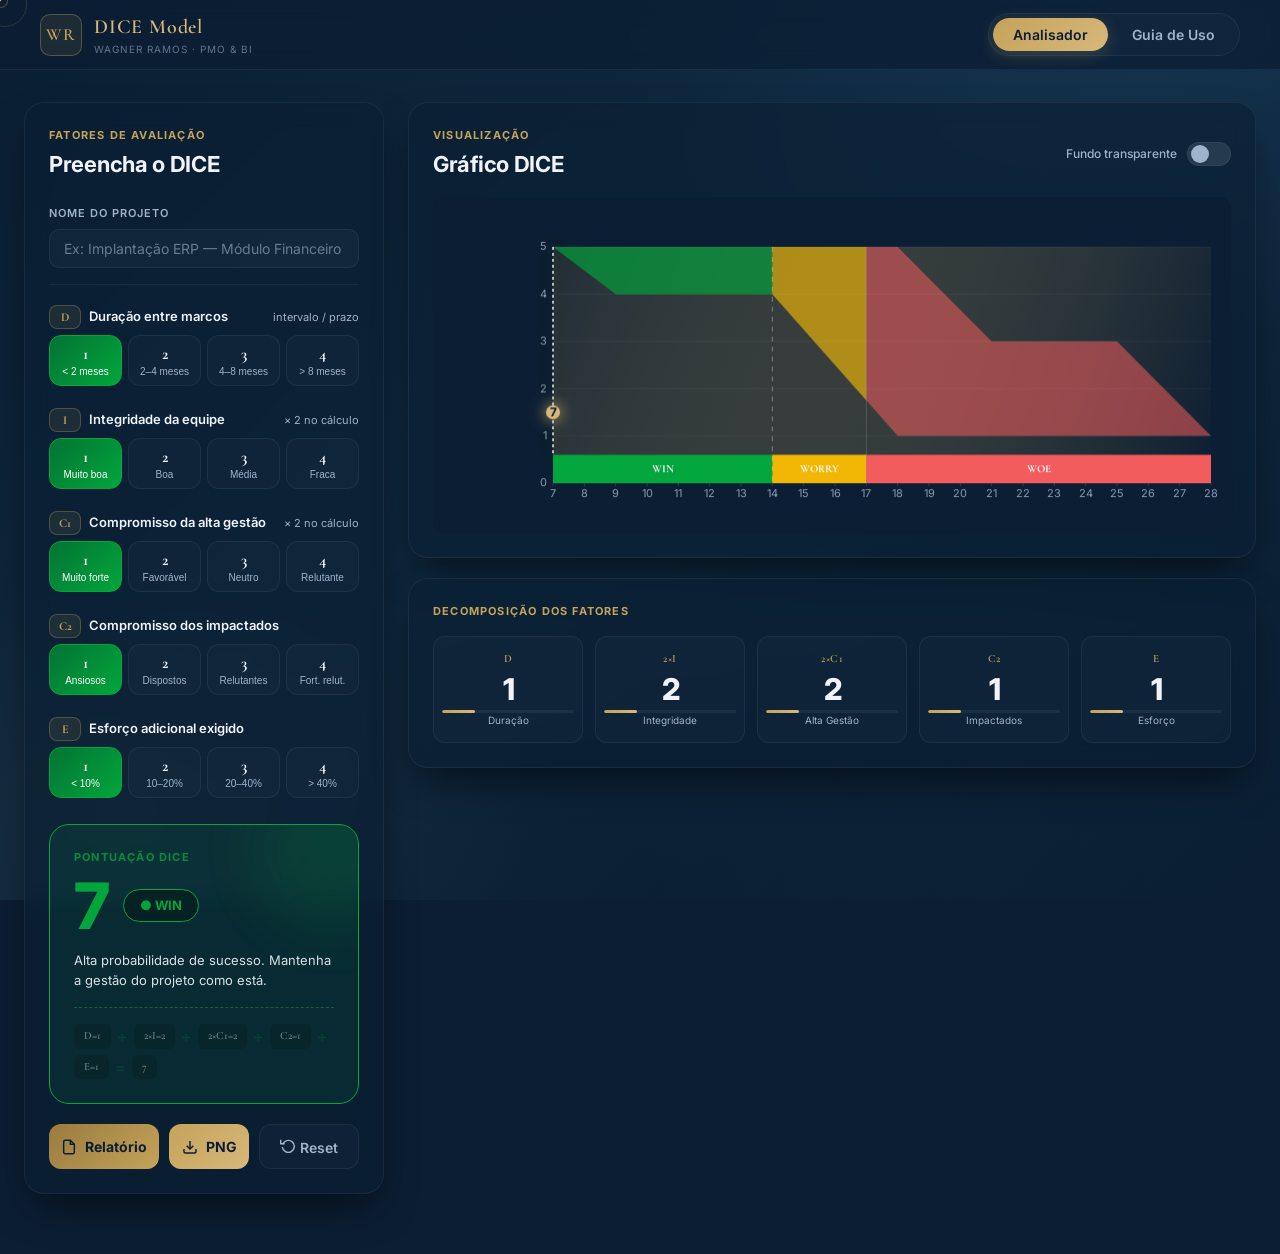
<file: index.html>
<!DOCTYPE html>
<html lang="pt-BR">
<head>
<meta charset="UTF-8">
<!-- FIX #07 — viewport-fit:cover para iPhones com notch/Dynamic Island -->
<meta name="viewport" content="width=device-width, initial-scale=1.0, viewport-fit=cover">
<title>DICE Model · Analisador BCG · Wagner Ramos</title>

<!-- FIX #09 — meta description e Open Graph para preview no LinkedIn -->
<meta name="description" content="Analisador do modelo DICE do BCG — avalie a probabilidade de sucesso de projetos de mudança com base em 225 iniciativas reais. Relatório PDF em 3 páginas.">
<meta property="og:title" content="DICE Model · Analisador BCG">
<meta property="og:description" content="Framework BCG/HBR para gestão de mudança organizacional. Calcule o score DICE, identifique zonas de risco e gere relatório executivo em PDF.">
<meta property="og:type" content="website">
<meta property="og:url" content="https://ramoswagner.github.io/dice-model/">
<meta property="og:image" content="https://ramoswagner.github.io/dice-model/og-image.png">
<meta name="twitter:card" content="summary_large_image">
<meta name="twitter:title" content="DICE Model · Analisador BCG">
<meta name="twitter:description" content="Framework BCG/HBR para gestão de mudança — score, zonas de risco e relatório PDF executivo.">

<!-- FIX #10 — favicon SVG + theme-color para barra do browser -->
<link rel="icon" href="favicon.svg" type="image/svg+xml">
<meta name="theme-color" content="#0B1E33">

<!-- FIX #16 — PWA manifest -->
<link rel="manifest" href="manifest.json">
<meta name="apple-mobile-web-app-capable" content="yes">
<meta name="apple-mobile-web-app-status-bar-style" content="black-translucent">
<meta name="apple-mobile-web-app-title" content="DICE Model">

<link rel="preconnect" href="https://fonts.googleapis.com">
<link rel="preconnect" href="https://fonts.gstatic.com" crossorigin>
<link href="https://fonts.googleapis.com/css2?family=Cormorant+Garamond:ital,wght@0,300;0,400;0,600;0,700;1,300;1,400;1,700&family=Inter:wght@300;400;500;600;700&display=swap" rel="stylesheet">
<link rel="stylesheet" href="css/styles.css">
</head>
<body>

<!-- ── Cursor Wagner ── -->
<div class="co" id="co" aria-hidden="true"></div>
<div class="ci" id="ci" aria-hidden="true"></div>
<div class="cdot" id="cdot" aria-hidden="true"></div>

<!-- ── Header ── -->
<header class="header">
  <div class="header-brand">
    <div class="header-logo" aria-hidden="true">
      <span class="header-logo-fallback">WR</span>
    </div>
    <div>
      <span class="header-title">DICE Model</span>
      <span class="header-sub">Wagner Ramos · PMO &amp; BI</span>
    </div>
  </div>
  <!-- FIX #17 — role="tablist" e role="tab" para ARIA compliant -->
  <nav class="header-nav" aria-label="Navegação principal" role="tablist">
    <button class="tab-btn active" id="tab-analyzer" role="tab"
            onclick="switchTab('analyzer',event)"
            aria-controls="view-analyzer" aria-selected="true">Analisador</button>
    <button class="tab-btn" id="tab-guide" role="tab"
            onclick="switchTab('guide',event)"
            aria-controls="view-guide" aria-selected="false">Guia de Uso</button>
  </nav>
</header>

<div class="app">

  <!-- ══════════════ VIEW: ANALISADOR ══════════════ -->
  <!-- FIX #18 — aria-labelledby liga o panel ao tab correspondente -->
  <div class="view active" id="view-analyzer" role="tabpanel" aria-labelledby="tab-analyzer">
    <div class="analyzer-grid">

      <!-- Card de inputs -->
      <div class="card">
        <div class="card-header">
          <div class="card-title">Fatores de Avaliação</div>
          <div class="card-heading">Preencha o DICE</div>
        </div>
        <div class="card-body">

          <!-- Nome do projeto -->
          <div class="project-name-row">
            <label class="project-name-label" for="projectName">Nome do Projeto</label>
            <input class="project-name-input" id="projectName" type="text"
                   placeholder="Ex: Implantação ERP — Módulo Financeiro" maxlength="80">
          </div>

          <div class="factor-list">

            <!-- ── D ── -->
            <div class="factor-row">
              <div class="factor-label">
                <span class="factor-tag" aria-hidden="true">D</span>
                <span>Duração entre marcos</span>
                <span class="factor-desc">intervalo / prazo</span>
              </div>
              <div class="factor-options" data-factor="D" role="radiogroup" aria-label="Duração entre marcos de revisão">
                <button class="opt-btn selected" data-val="1" onclick="selectFactor(this)" role="radio" aria-checked="true">
                  <span class="opt-num">1</span><span class="opt-label">&lt; 2 meses</span>
                  <div class="tip" role="tooltip"><strong>Ótimo (1pt)</strong> — Revisões em menos de 2 meses. Permite detecção precoce de riscos.</div>
                </button>
                <button class="opt-btn" data-val="2" onclick="selectFactor(this)" role="radio" aria-checked="false">
                  <span class="opt-num">2</span><span class="opt-label">2–4 meses</span>
                  <div class="tip" role="tooltip"><strong>Razoável (2pts)</strong> — Intervalo adequado para projetos de complexidade moderada.</div>
                </button>
                <button class="opt-btn" data-val="3" onclick="selectFactor(this)" role="radio" aria-checked="false">
                  <span class="opt-num">3</span><span class="opt-label">4–8 meses</span>
                  <div class="tip" role="tooltip"><strong>Risco elevado (3pts)</strong> — Problemas podem acumular sem percepção da liderança. Subdivida os marcos.</div>
                </button>
                <button class="opt-btn" data-val="4" onclick="selectFactor(this)" role="radio" aria-checked="false">
                  <span class="opt-num">4</span><span class="opt-label">&gt; 8 meses</span>
                  <div class="tip" role="tooltip"><strong>Crítico (4pts)</strong> — O BCG identificou que o risco aumenta exponencialmente neste intervalo.</div>
                </button>
              </div>
              
              <div class="factor-tip-panel" aria-live="polite"></div><div class="factor-justification" id="just-D">
                <textarea class="factor-just-input" id="justD" rows="2"
                          placeholder="Justificativa: ex. revisões quinzenais definidas no plano de projeto…"
                          aria-label="Justificativa para fator D"></textarea>
              </div>
            </div>

            <!-- ── I ── -->
            <div class="factor-row">
              <div class="factor-label">
                <span class="factor-tag" aria-hidden="true">I</span>
                <span>Integridade da equipe</span>
                <span class="factor-desc">× 2 no cálculo</span>
              </div>
              <div class="factor-options" data-factor="I" role="radiogroup" aria-label="Integridade da equipe do projeto">
                <button class="opt-btn selected" data-val="1" onclick="selectFactor(this)" role="radio" aria-checked="true">
                  <span class="opt-num">1</span><span class="opt-label">Muito boa</span>
                  <div class="tip" role="tooltip"><strong>Excelente (1pt)</strong> — Líder altamente capaz, respeitado pelos pares. Membros com dedicação ≥ 50% ao projeto.</div>
                </button>
                <button class="opt-btn" data-val="2" onclick="selectFactor(this)" role="radio" aria-checked="false">
                  <span class="opt-num">2</span><span class="opt-label">Boa</span>
                  <div class="tip" role="tooltip"><strong>Boa (2pts)</strong> — Equipe competente mas com algumas lacunas. Verifique se a dedicação está sendo comprometida.</div>
                </button>
                <button class="opt-btn" data-val="3" onclick="selectFactor(this)" role="radio" aria-checked="false">
                  <span class="opt-num">3</span><span class="opt-label">Média</span>
                  <div class="tip" role="tooltip"><strong>Fraca (3pts)</strong> — Lacunas relevantes de habilidade ou dedicação. Reforce a equipe antes do lançamento.</div>
                </button>
                <button class="opt-btn" data-val="4" onclick="selectFactor(this)" role="radio" aria-checked="false">
                  <span class="opt-num">4</span><span class="opt-label">Fraca</span>
                  <div class="tip" role="tooltip"><strong>Crítico (4pts)</strong> — Equipe inadequada em múltiplas dimensões. O BCG aponta que a qualidade da equipe é o principal preditor de sucesso.</div>
                </button>
              </div>
              
              <div class="factor-tip-panel" aria-live="polite"></div><div class="factor-justification" id="just-I">
                <textarea class="factor-just-input" id="justI" rows="2"
                          placeholder="Justificativa: ex. líder sênior com 10 anos de experiência em projetos similares…"
                          aria-label="Justificativa para fator I"></textarea>
              </div>
            </div>

            <!-- ── C1 ── -->
            <div class="factor-row">
              <div class="factor-label">
                <span class="factor-tag" aria-hidden="true">C1</span>
                <span>Compromisso da alta gestão</span>
                <span class="factor-desc">× 2 no cálculo</span>
              </div>
              <div class="factor-options" data-factor="C1" role="radiogroup" aria-label="Compromisso da alta gestão">
                <button class="opt-btn selected" data-val="1" onclick="selectFactor(this)" role="radio" aria-checked="true">
                  <span class="opt-num">1</span><span class="opt-label">Muito forte</span>
                  <div class="tip" role="tooltip"><strong>Excelente (1pt)</strong> — Liderança comunica ativamente. Quando você achar que está falando 3× mais do que precisa, está no nível certo.</div>
                </button>
                <button class="opt-btn" data-val="2" onclick="selectFactor(this)" role="radio" aria-checked="false">
                  <span class="opt-num">2</span><span class="opt-label">Favorável</span>
                  <div class="tip" role="tooltip"><strong>Favorável (2pts)</strong> — Suporte presente e visível, mas poderia ser mais frequente ou explícito.</div>
                </button>
                <button class="opt-btn" data-val="3" onclick="selectFactor(this)" role="radio" aria-checked="false">
                  <span class="opt-num">3</span><span class="opt-label">Neutro</span>
                  <div class="tip" role="tooltip"><strong>Neutro (3pts)</strong> — Postura ambígua envia sinal errado para a organização.</div>
                </button>
                <button class="opt-btn" data-val="4" onclick="selectFactor(this)" role="radio" aria-checked="false">
                  <span class="opt-num">4</span><span class="opt-label">Relutante</span>
                  <div class="tip" role="tooltip"><strong>Crítico (4pts)</strong> — Resistência ou ausência visível do topo. O BCG considera este o fator mais determinante do fracasso.</div>
                </button>
              </div>
              
              <div class="factor-tip-panel" aria-live="polite"></div><div class="factor-justification" id="just-C1">
                <textarea class="factor-just-input" id="justC1" rows="2"
                          placeholder="Justificativa: ex. diretoria realiza roadshows mensais sobre o projeto…"
                          aria-label="Justificativa para fator C1"></textarea>
              </div>
            </div>

            <!-- ── C2 ── -->
            <div class="factor-row">
              <div class="factor-label">
                <span class="factor-tag" aria-hidden="true">C2</span>
                <span>Compromisso dos impactados</span>
              </div>
              <div class="factor-options" data-factor="C2" role="radiogroup" aria-label="Compromisso dos colaboradores impactados">
                <button class="opt-btn selected" data-val="1" onclick="selectFactor(this)" role="radio" aria-checked="true">
                  <span class="opt-num">1</span><span class="opt-label">Ansiosos</span>
                  <div class="tip" role="tooltip"><strong>Engajados (1pt)</strong> — Colaboradores entusiasmados e apoiam ativamente a iniciativa.</div>
                </button>
                <button class="opt-btn" data-val="2" onclick="selectFactor(this)" role="radio" aria-checked="false">
                  <span class="opt-num">2</span><span class="opt-label">Dispostos</span>
                  <div class="tip" role="tooltip"><strong>Dispostos (2pts)</strong> — Aceitam a mudança, embora sem entusiasmo. Comunicação consistente é fundamental.</div>
                </button>
                <button class="opt-btn" data-val="3" onclick="selectFactor(this)" role="radio" aria-checked="false">
                  <span class="opt-num">3</span><span class="opt-label">Relutantes</span>
                  <div class="tip" role="tooltip"><strong>Relutantes (3pts)</strong> — Resistência presente. O BCG recomenda conversas 1:1 para mapear preocupações.</div>
                </button>
                <button class="opt-btn" data-val="4" onclick="selectFactor(this)" role="radio" aria-checked="false">
                  <span class="opt-num">4</span><span class="opt-label">Fort. relut.</span>
                  <div class="tip" role="tooltip"><strong>Alta resistência (4pts)</strong> — Oposição ativa. Requer plano de gestão da mudança estruturado.</div>
                </button>
              </div>
              
              <div class="factor-tip-panel" aria-live="polite"></div><div class="factor-justification" id="just-C2">
                <textarea class="factor-just-input" id="justC2" rows="2"
                          placeholder="Justificativa: ex. pesquisa de clima indicou 40% de resistência na área afetada…"
                          aria-label="Justificativa para fator C2"></textarea>
              </div>
            </div>

            <!-- ── E ── -->
            <div class="factor-row">
              <div class="factor-label">
                <span class="factor-tag" aria-hidden="true">E</span>
                <span>Esforço adicional exigido</span>
              </div>
              <div class="factor-options" data-factor="E" role="radiogroup" aria-label="Esforço adicional exigido da equipe">
                <button class="opt-btn selected" data-val="1" onclick="selectFactor(this)" role="radio" aria-checked="true">
                  <span class="opt-num">1</span><span class="opt-label">&lt; 10%</span>
                  <div class="tip" role="tooltip"><strong>Seguro (1pt)</strong> — Menos de 10% de esforço adicional. O BCG recomenda não ultrapassar este limite.</div>
                </button>
                <button class="opt-btn" data-val="2" onclick="selectFactor(this)" role="radio" aria-checked="false">
                  <span class="opt-num">2</span><span class="opt-label">10–20%</span>
                  <div class="tip" role="tooltip"><strong>Gerenciável (2pts)</strong> — Entre 10–20% de esforço extra. Monitore sinais de sobrecarga.</div>
                </button>
                <button class="opt-btn" data-val="3" onclick="selectFactor(this)" role="radio" aria-checked="false">
                  <span class="opt-num">3</span><span class="opt-label">20–40%</span>
                  <div class="tip" role="tooltip"><strong>Alto (3pts)</strong> — Entre 20–40% de esforço adicional. Remova responsabilidades discricionárias.</div>
                </button>
                <button class="opt-btn" data-val="4" onclick="selectFactor(this)" role="radio" aria-checked="false">
                  <span class="opt-num">4</span><span class="opt-label">&gt; 40%</span>
                  <div class="tip" role="tooltip"><strong>Insustentável (4pts)</strong> — Mais de 40% de carga adicional. Alto risco de burnout e abandono do projeto.</div>
                </button>
              </div>
              
              <div class="factor-tip-panel" aria-live="polite"></div><div class="factor-justification" id="just-E">
                <textarea class="factor-just-input" id="justE" rows="2"
                          placeholder="Justificativa: ex. equipe com ~15% de horas extras previstas durante implantação…"
                          aria-label="Justificativa para fator E"></textarea>
              </div>
            </div>

          </div><!-- /factor-list -->

          <!-- Bloco de resultado -->
          <div class="result-block win" id="resultBlock" aria-live="polite" aria-atomic="true">
            <div class="result-label">Pontuação DICE</div>
            <div class="result-row" style="display:flex;align-items:center;gap:16px">
              <div class="result-score" id="scoreNum">7</div>
              <div class="result-zone-pill" id="zonePill">● WIN</div>
            </div>
            <div class="result-msg" id="resultMsg">Alta probabilidade de sucesso. Mantenha a gestão do projeto como está.</div>
            <div class="formula-row" id="formulaRow" aria-label="Decomposição da fórmula DICE">
              <span class="formula-chip" id="fD">D=1</span>
              <span style="opacity:.4" aria-hidden="true">+</span>
              <span class="formula-chip" id="fI">2×I=2</span>
              <span style="opacity:.4" aria-hidden="true">+</span>
              <span class="formula-chip" id="fC1">2×C1=2</span>
              <span style="opacity:.4" aria-hidden="true">+</span>
              <span class="formula-chip" id="fC2">C2=1</span>
              <span style="opacity:.4" aria-hidden="true">+</span>
              <span class="formula-chip" id="fE">E=1</span>
              <span style="opacity:.4" aria-hidden="true">=</span>
              <span class="formula-chip" id="fTotal" style="font-weight:700;color:var(--gold-lt)">7</span>
            </div>
          </div>

          <!-- Botões de ação -->
          <div class="action-row">
            <button class="btn-main btn-report" onclick="openReport()">
              <svg width="16" height="16" viewBox="0 0 24 24" fill="none" stroke="currentColor" stroke-width="2.2" aria-hidden="true">
                <path d="M14 2H6a2 2 0 0 0-2 2v16a2 2 0 0 0 2 2h12a2 2 0 0 0 2-2V8z"/>
                <polyline points="14 2 14 8 20 8"/>
              </svg>
              Relatório
            </button>
            <button class="btn-main" onclick="savePNG()">
              <svg width="16" height="16" viewBox="0 0 24 24" fill="none" stroke="currentColor" stroke-width="2.2" aria-hidden="true">
                <path d="M21 15v4a2 2 0 0 1-2 2H5a2 2 0 0 1-2-2v-4"/>
                <polyline points="7 10 12 15 17 10"/>
                <line x1="12" y1="15" x2="12" y2="3"/>
              </svg>
              PNG
            </button>
            <button class="btn-ghost" onclick="resetAll()">
              <svg width="16" height="16" viewBox="0 0 24 24" fill="none" stroke="currentColor" stroke-width="2.2" aria-hidden="true">
                <polyline points="1 4 1 10 7 10"/>
                <path d="M3.51 15a9 9 0 1 0 .49-3.96"/>
              </svg>
              Reset
            </button>
          </div>

        </div><!-- /card-body -->
      </div><!-- /card -->

      <!-- Painel do gráfico -->
      <div class="chart-panel">
        <div class="card chart-card">
          <div class="chart-toggle-row">
            <div style="flex:1">
              <div class="card-title" style="margin-bottom:4px">Visualização</div>
              <div class="card-heading">Gráfico DICE</div>
            </div>
            <span class="toggle-label" id="toggleLabel">Fundo transparente</span>
            <label class="toggle-switch" aria-label="Alternar fundo transparente">
              <input type="checkbox" id="transparentToggle" onchange="update()" aria-labelledby="toggleLabel">
              <div class="toggle-track"></div>
            </label>
          </div>
          <!-- FIX #12 — width/height removidos; aspect-ratio CSS é a única fonte de verdade -->
          <canvas id="diceChart"
                  role="img" aria-label="Gráfico DICE: pontuação 7, zona WIN"></canvas>
        </div>

        <div class="card">
          <div class="card-body">
            <div class="card-title" style="margin-bottom:16px">Decomposição dos Fatores</div>
            <div class="breakdown-grid" aria-label="Contribuição de cada fator">
              <div class="breakdown-item">
                <div class="bd-key">D</div>
                <div class="bd-val" id="bdD">1</div>
                <div class="bd-bar-wrap"><div class="bd-bar-fill" id="barD" style="width:25%"></div></div>
                <div class="bd-label">Duração</div>
              </div>
              <div class="breakdown-item">
                <div class="bd-key">2×I</div>
                <div class="bd-val" id="bdI">2</div>
                <div class="bd-bar-wrap"><div class="bd-bar-fill" id="barI" style="width:25%"></div></div>
                <div class="bd-label">Integridade</div>
              </div>
              <div class="breakdown-item">
                <div class="bd-key">2×C1</div>
                <div class="bd-val" id="bdC1">2</div>
                <div class="bd-bar-wrap"><div class="bd-bar-fill" id="barC1" style="width:25%"></div></div>
                <div class="bd-label">Alta Gestão</div>
              </div>
              <div class="breakdown-item">
                <div class="bd-key">C2</div>
                <div class="bd-val" id="bdC2">1</div>
                <div class="bd-bar-wrap"><div class="bd-bar-fill" id="barC2" style="width:25%"></div></div>
                <div class="bd-label">Impactados</div>
              </div>
              <div class="breakdown-item">
                <div class="bd-key">E</div>
                <div class="bd-val" id="bdE">1</div>
                <div class="bd-bar-wrap"><div class="bd-bar-fill" id="barE" style="width:25%"></div></div>
                <div class="bd-label">Esforço</div>
              </div>
            </div>
          </div>
        </div>
      </div><!-- /chart-panel -->

    </div><!-- /analyzer-grid -->
  </div><!-- /view-analyzer -->


  <!-- ══════════════ VIEW: GUIA ══════════════ -->
  <div class="view" id="view-guide" role="tabpanel" aria-labelledby="tab-guide">

    <!-- ── 1. Origem e contexto ── -->
    <div class="guide-hero">
      <div class="guide-hero-tag">Origem · Boston Consulting Group · 1992–2005</div>
      <div class="guide-hero-title">A Dimensão Difícil da Gestão de Mudanças</div>
      <div class="guide-hero-text">
        Em 1992, o <strong>Boston Consulting Group</strong> iniciou uma pesquisa multianual com uma hipótese contrariana: organizações bem diferentes entre si lidam com transformações de formas surpreendentemente similares — e os fatores que decidem o resultado são mensuráveis, comunicáveis e modificáveis em semanas.<br><br>
        O estudo analisou <strong>225 iniciativas de mudança</strong> em setores como telecomunicações, bens de consumo e serviços financeiros, em múltiplos países. A conclusão foi inequívoca: <strong>dois em cada três programas de transformação falham</strong> — e quatro fatores "duros" predizem o resultado com consistência estatística superior a qualquer combinação de fatores alternativos testada, incluindo cultura organizacional, liderança visionária e motivação.<br><br>
        O modelo foi publicado por <strong>Harold L. Sirkin, Perry Keenan e Alan Jackson</strong> na <em>Harvard Business Review</em> em outubro de 2005. À época da publicação, o BCG já havia aplicado o DICE em mais de <strong>1.000 programas globais</strong>. Em 2014, a fórmula foi patenteada nos Estados Unidos (US Patent 8.818.756).
      </div>
    </div>

    <!-- ── 2. Por que fatores duros? ── -->
    <div class="guide-hero" style="margin-top:0">
      <div class="guide-hero-tag">Fundamentação</div>
      <div class="guide-hero-title">Por que fatores "duros" superam os fatores "soft"?</div>
      <div class="guide-hero-text">
        Nas décadas anteriores ao DICE, a literatura de gestão de mudanças concentrava esforços em aspectos "soft": cultura organizacional, liderança visionária, motivação e comunicação emocional. O BCG não refutou a importância desses fatores — mas demonstrou que eles apresentam três limitações críticas que os tornam insuficientes como preditores:<br><br>
        <strong>1. Difíceis de medir com precisão.</strong> Atitudes e relacionamentos só podem ser inferidos via pesquisas qualitativas, sujeitas à desejabilidade social e alta margem de erro.<br>
        <strong>2. Lentos para mudar.</strong> Cultura organizacional pode levar anos para se transformar — um prazo incompatível com a urgência da maioria dos programas de mudança.<br>
        <strong>3. Impacto indireto e situacional.</strong> Uma liderança visionária é vital em certos contextos, mas não em todos os tipos e escalas de projeto.<br><br>
        Os fatores DICE, ao contrário, são <strong>quantificáveis, comunicáveis sem ambiguidade e acionáveis rapidamente</strong>. Um projeto pode migrar da zona WOE para a zona WIN em poucas semanas — se as alavancas corretas forem acionadas na sequência certa.
      </div>
    </div>

    <!-- ── 3. Os quatro fatores ── -->
    <div class="guide-hero" style="margin-top:0;padding-bottom:0;border:none;background:none;backdrop-filter:none">
      <div class="guide-hero-tag">Os Quatro Fatores</div>
      <div class="guide-hero-title">O que cada dimensão avalia</div>
    </div>

    <div class="guide-factors-grid">

      <div class="guide-factor-card">
        <div class="guide-factor-header">
          <div class="guide-factor-badge">D</div>
          <div>
            <div class="guide-factor-title">Duration — Duração</div>
            <div class="guide-factor-subtitle">Intervalo entre revisões formais de marco</div>
          </div>
        </div>
        <div class="guide-factor-body">
          O BCG descobriu algo contraintuitivo: <strong>um projeto longo revisado com frequência tem mais chances de sucesso do que um projeto curto revisado raramente.</strong> O problema não é a duração total — é o intervalo entre os checkpoints.<br><br>
          A probabilidade de fracasso aumenta <strong>exponencialmente</strong> quando o intervalo entre revisões ultrapassa <em>8 semanas</em>. Em projetos complexos, revisões a cada 2 semanas são ideais; em projetos mais simples, a cada 6–8 semanas.<br><br>
          Um caso documentado: um programa de 3 anos com checkpoints mensais superou consistentemente um programa de 8 meses sem revisões intermediárias.
        </div>
        <div class="guide-lever">
          <span class="guide-lever-icon">⚡</span>
          <div class="guide-lever-text"><strong>Alavanca rápida:</strong> subdivida marcos existentes criando checkpoints intermediários — sem alterar o escopo ou o cronograma geral.</div>
        </div>
      </div>

      <div class="guide-factor-card">
        <div class="guide-factor-header">
          <div class="guide-factor-badge">I</div>
          <div>
            <div class="guide-factor-title">Integrity — Integridade</div>
            <div class="guide-factor-subtitle">Capacidade de entrega da equipe · peso ×2</div>
          </div>
        </div>
        <div class="guide-factor-body">
          Avalia se a equipe tem as habilidades, motivação e dedicação necessárias para executar. <strong>Um bom gestor operacional não é necessariamente um bom líder de mudança.</strong><br><br>
          O BCG identificou que líderes de projeto eficazes combinam: habilidade de resolução de problemas, orientação a resultados, tolerância à ambiguidade, habilidade política e disposição para assumir responsabilidade — evitando ao mesmo tempo o holofote pessoal.<br><br>
          <strong>Dedicação é tão importante quanto competência.</strong> Membros-chave com menos de 50% do tempo dedicado ao projeto comprometem o fator I independentemente de suas habilidades.
        </div>
        <div class="guide-lever">
          <span class="guide-lever-icon">⚡</span>
          <div class="guide-lever-text"><strong>Alavanca rápida:</strong> formalize accountability individual por entrega e garanta dedicação mínima de 50% para os membros-chave.</div>
        </div>
      </div>

      <div class="guide-factor-card">
        <div class="guide-factor-header">
          <div class="guide-factor-badge">C1</div>
          <div>
            <div class="guide-factor-title">Commitment (Sênior) — Alta Gestão</div>
            <div class="guide-factor-subtitle">Suporte visível das lideranças influentes · peso ×2</div>
          </div>
        </div>
        <div class="guide-factor-body">
          Não basta o suporte existir — ele precisa ser <strong>inequivocamente visível.</strong> Em um caso documentado pelo BCG, um CEO acreditava que estava comunicando em excesso. Quando os gerentes de linha foram consultados, disseram que ele fazia muito pouco.<br><br>
          <strong>Regra prática do BCG:</strong> quando a liderança sentir que está falando sobre a mudança pelo menos 3× mais do que o necessário, os gestores de linha sentirão que o suporte está na medida certa.<br><br>
          C1 tem peso dobrado na fórmula — é, junto com I, o preditor mais forte do resultado. Resistência ou ambiguidade da alta gestão raramente é recuperável sem intervenção direta.
        </div>
        <div class="guide-lever">
          <span class="guide-lever-icon">⚡</span>
          <div class="guide-lever-text"><strong>Alavanca rápida:</strong> roadshows executivos, presença em marcos críticos e mensagens diretas aos gestores de linha — ações simbólicas que tornem o suporte inequívoco.</div>
        </div>
      </div>

      <div class="guide-factor-card">
        <div class="guide-factor-header">
          <div class="guide-factor-badge">C2</div>
          <div>
            <div class="guide-factor-title">Commitment (Local) — Impactados</div>
            <div class="guide-factor-subtitle">Engajamento de quem vai viver a mudança</div>
          </div>
        </div>
        <div class="guide-factor-body">
          As organizações frequentemente <strong>subestimam tanto a resistência quanto sua capacidade de revertê-la.</strong> Um esforço simples de engajamento — conversas 1:1 honestas sobre objetivos e impactos — pode transformar resistentes em defensores ativos.<br><br>
          Um caso real citado no artigo original: um gerente disse "demissões não ocorrerão", outro disse "não são esperadas" — a inconsistência de uma única palavra foi suficiente para gerar desconfiança generalizada que comprometeu o programa.<br><br>
          Mensagens alinhadas e líderes informais de opinião engajados são os dois vetores mais eficazes para elevar C2.
        </div>
        <div class="guide-lever">
          <span class="guide-lever-icon">⚡</span>
          <div class="guide-lever-text"><strong>Alavanca rápida:</strong> mapeie líderes informais nas áreas mais impactadas e envolva-os na construção da solução — não apenas na implementação.</div>
        </div>
      </div>

      <div class="guide-factor-card full">
        <div class="guide-factor-header">
          <div class="guide-factor-badge">E</div>
          <div>
            <div class="guide-factor-title">Effort — Esforço Adicional</div>
            <div class="guide-factor-subtitle">Carga extra imposta além do trabalho cotidiano</div>
          </div>
        </div>
        <div class="guide-factor-body">
          Em muitas organizações, as pessoas já operam próximo ao limite de capacidade. Adicionar uma iniciativa de mudança sem remover responsabilidades existentes é uma receita para resistência passiva, queda de qualidade e abandono silencioso.<br><br>
          O BCG recomenda que o esforço adicional <strong>não ultrapasse 10%</strong> da carga normal de trabalho. Acima disso, os recursos ficam sobrecarregados e comprometem tanto o projeto quanto as operações normais — criando um ciclo de deterioração difícil de reverter.<br><br>
          <strong>Caso documentado:</strong> um comitê diretor avaliou 250 subprojetos simultâneos e decidiu adiar ou reestruturar 120 deles para liberar capacidade nos prioritários. O resultado foi uma aceleração significativa nos projetos restantes — com menos resistência e maior qualidade de entrega.
        </div>
        <div style="display:grid;grid-template-columns:repeat(4,1fr);gap:12px;margin-top:14px">
          <div style="background:rgba(3,166,60,0.08);border:1px solid rgba(3,166,60,0.2);border-radius:10px;padding:12px;text-align:center">
            <div style="font-family:var(--serif);font-size:22px;font-weight:700;color:var(--bright)">1</div>
            <div style="font-size:11px;font-weight:700;color:var(--bright);margin:4px 0 2px">&lt; 10%</div>
            <div style="font-size:11px;color:var(--muted)">Seguro · mantém qualidade e engajamento</div>
          </div>
          <div style="background:rgba(15,128,80,0.07);border:1px solid rgba(15,128,80,0.2);border-radius:10px;padding:12px;text-align:center">
            <div style="font-family:var(--serif);font-size:22px;font-weight:700;color:#0F8050">2</div>
            <div style="font-size:11px;font-weight:700;color:#0F8050;margin:4px 0 2px">10–20%</div>
            <div style="font-size:11px;color:var(--muted)">Gerenciável · monitore sinais de sobrecarga</div>
          </div>
          <div style="background:rgba(242,183,5,0.08);border:1px solid rgba(242,183,5,0.2);border-radius:10px;padding:12px;text-align:center">
            <div style="font-family:var(--serif);font-size:22px;font-weight:700;color:var(--warning)">3</div>
            <div style="font-size:11px;font-weight:700;color:var(--warning);margin:4px 0 2px">20–40%</div>
            <div style="font-size:11px;color:var(--muted)">Alto · remova tarefas discricionárias</div>
          </div>
          <div style="background:rgba(242,92,92,0.08);border:1px solid rgba(242,92,92,0.2);border-radius:10px;padding:12px;text-align:center">
            <div style="font-family:var(--serif);font-size:22px;font-weight:700;color:var(--danger)">4</div>
            <div style="font-size:11px;font-weight:700;color:var(--danger);margin:4px 0 2px">&gt; 40%</div>
            <div style="font-size:11px;color:var(--muted)">Insustentável · risco de burnout e abandono</div>
          </div>
        </div>
      </div>

    </div>

    <!-- ── 4. Fórmula ── -->
    <div class="guide-hero" style="margin-top:0">
      <div class="guide-hero-tag">Cálculo</div>
      <div class="guide-hero-title">A Fórmula DICE</div>
      <div class="guide-hero-text">
        A regressão logística multivariada sobre os 225 casos revelou que <strong>Integridade (I)</strong> e <strong>Compromisso da alta gestão (C1)</strong> têm impacto estatisticamente dobrado sobre o resultado final. A fórmula resultante é:
      </div>
    </div>

    <div class="guide-formula-box">
      <div class="guide-formula-expr">DICE = D + (2 × I) + (2 × C1) + C2 + E</div>
      <div class="guide-formula-note">
        Score mínimo: <strong style="color:var(--ink)">7</strong> (todos os fatores = 1, máximo favorável) &nbsp;·&nbsp;
        Score máximo: <strong style="color:var(--ink)">28</strong> (todos os fatores = 4, máximo desfavorável)<br>
        Quanto <em style="color:var(--gold-lt);font-style:normal">menor</em> o score, maior a probabilidade de sucesso.
        I e C1 com peso dobrado validado por regressão logística multivariada (R² = 0,84) · Sirkin et al. (2005)
      </div>
    </div>

    <!-- ── 5. As três zonas ── -->
    <div class="guide-hero" style="margin-top:0;padding-bottom:16px">
      <div class="guide-hero-tag">Zonas de Resultado</div>
      <div class="guide-hero-title">Interpretação do Score</div>
      <div class="guide-hero-text">
        O BCG mapeou os scores dos 225 projetos estudados contra seus resultados reais e identificou três zonas de probabilidade. A tabela abaixo apresenta a interpretação completa de cada faixa, com as taxas de sucesso observadas na base de dados original.
      </div>
      <table class="guide-score-table">
        <!-- FIX #19 — caption para leitores de tela -->
        <caption class="sr-only">Interpretação das zonas de score DICE e condutas recomendadas</caption>
        <thead>
          <tr>
            <th>Score</th>
            <th>Zona</th>
            <th>Probabilidade de sucesso</th>
            <th>Interpretação e conduta recomendada</th>
          </tr>
        </thead>
        <tbody>
          <tr>
            <td class="score-good">7–10</td>
            <td><span style="color:var(--bright);font-weight:700">WIN forte</span></td>
            <td class="score-good">&gt; 85%</td>
            <td>Projeto estruturalmente sólido. Mantenha a cadência de revisões e documente as práticas para replicação no portfólio.</td>
          </tr>
          <tr>
            <td class="score-good">11–14</td>
            <td><span style="color:var(--bright);font-weight:700">WIN moderado</span></td>
            <td class="score-good">70–85%</td>
            <td>Boa probabilidade de sucesso, mas monitoramento ativo é necessário. Identifique o fator mais elevado e atue preventivamente.</td>
          </tr>
          <tr>
            <td class="score-warn">15–17</td>
            <td><span style="color:var(--warning);font-weight:700">WORRY</span></td>
            <td class="score-warn">50–70%</td>
            <td>Resultado imprevisível. O risco cresce à medida que o score se aproxima de 17. Intervenção imediata nos dois fatores mais elevados é mandatória.</td>
          </tr>
          <tr>
            <td class="score-bad">18–19</td>
            <td><span style="color:var(--danger);font-weight:700">WOE limiar</span></td>
            <td class="score-bad">30–50%</td>
            <td>Zona crítica inicial. Reestruturação de pelo menos dois fatores antes de prosseguir. Considere pausar entregas não-essenciais.</td>
          </tr>
          <tr>
            <td class="score-bad">20–28</td>
            <td><span style="color:var(--danger);font-weight:700">WOE profundo</span></td>
            <td class="score-bad">&lt; 30%</td>
            <td>Alta probabilidade de fracasso ou resultado medíocre. O BCG recomenda revisão das premissas fundamentais antes de qualquer investimento adicional.</td>
          </tr>
        </tbody>
      </table>
    </div>

    <!-- ── 6. Zonas visuais ── -->
    <div class="guide-zones-grid">
      <div class="guide-zone-card win">
        <div class="guide-zone-label">WIN · Zona de Sucesso</div>
        <span class="zone-range">7 – 14</span>
        <div style="color:var(--muted);font-size:13px;line-height:1.7">
          Alta probabilidade estatística de sucesso. A estrutura de governança, a qualidade da equipe e o nível de comprometimento organizacional estão bem posicionados. Mantenha o monitoramento e documente as boas práticas para replicação.
        </div>
      </div>
      <div class="guide-zone-card worry">
        <div class="guide-zone-label">WORRY · Zona de Atenção</div>
        <span class="zone-range">15 – 17</span>
        <div style="color:var(--muted);font-size:13px;line-height:1.7">
          Resultado imprevisível. Existe risco real de desvio dos objetivos caso intervenções não sejam realizadas. Identifique os dois fatores com pontuação mais elevada e aja de forma imediata e cirúrgica.
        </div>
      </div>
      <div class="guide-zone-card woe">
        <div class="guide-zone-label">WOE · Zona de Perigo</div>
        <span class="zone-range">18 – 28</span>
        <div style="color:var(--muted);font-size:13px;line-height:1.7">
          Alta probabilidade de fracasso ou resultado medíocre. Projetos nesta faixa raramente atingem seus objetivos sem reestruturação profunda. Revise as premissas fundamentais antes de prosseguir com investimentos adicionais.
        </div>
      </div>
    </div>

    <!-- ── 7. Como usar o DICE ── -->
    <div class="guide-hero" style="margin-top:0;padding-bottom:16px">
      <div class="guide-hero-tag">Aplicações Práticas</div>
      <div class="guide-hero-title">Três formas de usar o DICE</div>
    </div>

    <div class="guide-uses-grid">
      <div class="guide-use-card">
        <div class="guide-use-num">01</div>
        <div class="guide-use-title">Rastrear projetos individualmente</div>
        <div class="guide-use-body">
          Calcule o score antes do lançamento e compare com histórico de projetos similares. Recalcule em cada marco principal — o DICE é um indicador precoce de deterioração, não apenas um diagnóstico inicial.<br><br>
          <strong style="color:var(--ink)">Frequência recomendada:</strong> a cada revisão formal de marco, ou quando houver mudança significativa em equipe, sponsor ou escopo.
        </div>
      </div>
      <div class="guide-use-card">
        <div class="guide-use-num">02</div>
        <div class="guide-use-title">Gerenciar portfólios de mudança</div>
        <div class="guide-use-body">
          Avalie todos os projetos do portfólio simultaneamente. Priorize recursos e atenção da liderança onde o risco é maior.<br><br>
          <strong style="color:var(--ink)">Insight contrariano do BCG:</strong> não ter todos os projetos na zona WIN é saudável — indicaria falta de ambição estratégica. Mantenha projetos menos prioritários em WORRY com monitoramento ativo.
        </div>
      </div>
      <div class="guide-use-card">
        <div class="guide-use-num">03</div>
        <div class="guide-use-title">Forçar conversas estratégicas</div>
        <div class="guide-use-body">
          Quando executivos diferentes avaliam o mesmo projeto e chegam a scores distintos, a divergência é o ponto de partida mais valioso.<br><br>
          <strong style="color:var(--ink)">Pergunta catalisadora:</strong> "Por que enxergamos o projeto de formas tão diferentes?" O DICE cria uma linguagem comum para debates que frequentemente ficam bloqueados por hierarquia ou ambiguidade.
        </div>
      </div>
    </div>

    <!-- ── 8. Armadilhas comuns ── -->
    <div class="guide-hero" style="margin-top:0;padding-bottom:16px">
      <div class="guide-hero-tag">Erros Frequentes</div>
      <div class="guide-hero-title">Armadilhas na aplicação do DICE</div>
    </div>

    <div class="guide-pitfall-list" style="margin-bottom:24px">
      <div class="guide-pitfall">
        <span class="guide-pitfall-icon" aria-hidden="true">⚠️</span>
        <div>
          <div class="guide-pitfall-title">Avaliar com viés de confirmação</div>
          <div class="guide-pitfall-text">O maior inimigo do DICE é o gestor que quer um score WIN independente da realidade. A ferramenta só tem valor diagnóstico quando os fatores são avaliados com honestidade radical. O BCG recomenda que avaliações críticas sejam feitas por múltiplos respondentes — e que divergências sejam investigadas, não suprimidas.</div>
        </div>
      </div>
      <div class="guide-pitfall">
        <span class="guide-pitfall-icon" aria-hidden="true">⚠️</span>
        <div>
          <div class="guide-pitfall-title">Confundir duração total com intervalo de revisão</div>
          <div class="guide-pitfall-text">D avalia o intervalo entre checkpoints — não o tamanho do projeto. Um projeto de 3 anos com revisões mensais pontua melhor em D do que um projeto de 6 meses sem revisões intermediárias. Este é o erro mais comum na primeira aplicação do framework.</div>
        </div>
      </div>
      <div class="guide-pitfall">
        <span class="guide-pitfall-icon" aria-hidden="true">⚠️</span>
        <div>
          <div class="guide-pitfall-title">Calcular uma vez e arquivar</div>
          <div class="guide-pitfall-text">O score DICE muda ao longo do projeto — e frequentemente piora nas fases de implementação intensiva, quando C2 deteriora e E aumenta. Projetos que começam na zona WIN podem migrar para WORRY sem que ninguém perceba se não houver recálculo periódico.</div>
        </div>
      </div>
      <div class="guide-pitfall">
        <span class="guide-pitfall-icon" aria-hidden="true">⚠️</span>
        <div>
          <div class="guide-pitfall-title">Tratar o DICE como único critério de decisão</div>
          <div class="guide-pitfall-text">O framework prediz a probabilidade de sucesso na execução — não avalia a validade estratégica, o retorno financeiro ou a urgência do projeto. Um score WOE não significa necessariamente "cancelar": significa "reestruturar antes de prosseguir". A decisão final requer contexto que vai além do modelo.</div>
        </div>
      </div>
    </div>

    <!-- ── 9. Referência acadêmica ── -->
    <div class="guide-ref-box">
      <div class="guide-hero-tag" style="margin-bottom:12px">Referência Acadêmica</div>
      <div class="guide-ref-cite">
        Sirkin, H. L., Keenan, P., &amp; Jackson, A. (2005).
        <em>"The Hard Side of Change Management."</em>
        Harvard Business Review, 83(10), 108–118.
      </div>
      <div class="guide-ref-meta">
        <!--<div class="guide-ref-item">
          <span class="guide-ref-label">Publicação</span>
          <span class="guide-ref-value">Harvard Business Review · Outubro 2005</span>
        </div>
        <div class="guide-ref-item">
          <span class="guide-ref-label">Reprint</span>
          <span class="guide-ref-value">HBR R0510G</span>
        </div>
        <div class="guide-ref-item">
          <span class="guide-ref-label">Amostra</span>
          <span class="guide-ref-value">225 iniciativas de mudança · 1992–2005</span>
        </div>
        <div class="guide-ref-item">
          <span class="guide-ref-label">Patente</span>
          <span class="guide-ref-value">US Patent 8.818.756 · 2014</span>
        </div>
        <div class="guide-ref-item">
          <span class="guide-ref-label">Validação</span>
          <span class="guide-ref-value">+1.000 programas BCG · R² = 0,84</span>
        </div>-->
      </div>
      <div class="guide-ref-links">
        <a href="https://hbr.org/2005/10/the-hard-side-of-change-management"
           target="_blank" rel="noopener" class="guide-ref-link"
           aria-label="Acessar artigo na Harvard Business Review (abre em nova aba)">
          <span aria-hidden="true">→</span> Artigo na Harvard Business Review <span aria-hidden="true">↗</span>
        </a>
        <a href="https://onejustice.org/wp-content/uploads/2020/02/HBR-Article-The-Hard-Side-of-Change-Management.pdf"
           target="_blank" rel="noopener" class="guide-ref-link"
           aria-label="Acessar publicação original do BCG (abre em nova aba)">
          → Publicação original do BCG ↗
        </a>
      </div>
    </div>

  </div><!-- /view-guide -->

</div><!-- /app -->

<!-- Modal de Relatório -->
<div class="modal-overlay" id="reportModal"
     role="dialog" aria-modal="true" aria-labelledby="modalTitleId">
  <div class="modal" id="reportModalContent" tabindex="-1">
    <!-- Conteúdo injetado via js/modal.js -->
  </div>
</div>

<!-- Banner de popup bloqueado -->
<div class="popup-banner" id="popupBanner" role="alert" aria-live="assertive">
  <span>⚠️ Popups bloqueados. Permita popups para este site e tente novamente.</span>
  <button class="popup-banner-retry" id="popupRetry">Tentar novamente</button>
  <button class="popup-banner-close" onclick="dismissPopupBanner()" aria-label="Fechar aviso">×</button>
</div>

<!-- Toast de notificação -->
<div class="toast" id="toast" role="status" aria-live="polite"></div>

<!-- ══ Scripts — ordem de dependência ══ -->
<script src="js/state.js"></script>
<script src="js/data.js"></script>
<script src="js/calc.js"></script>
<script src="js/chart.js"></script>
<script src="js/ui.js"></script>
<script src="js/modal.js"></script>
<script src="js/export.js"></script>

</body>
</html>
</file>
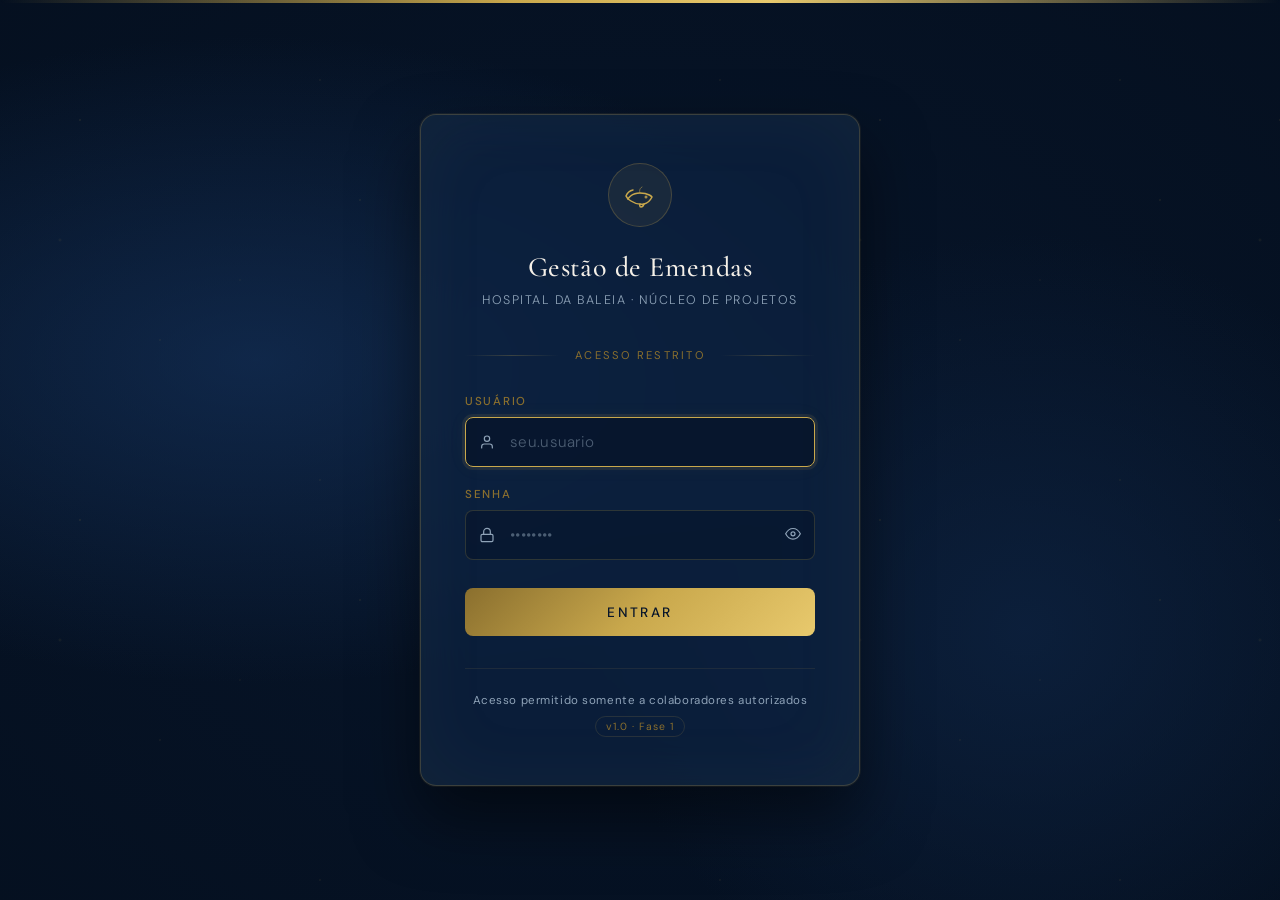
<file: antes.html>
<!DOCTYPE html>
<html lang="pt-BR">
<head>
<meta charset="UTF-8">
<meta name="viewport" content="width=device-width, initial-scale=1.0">
<title>Gestão de Emendas — Hospital da Baleia</title>
<link rel="preconnect" href="https://fonts.googleapis.com">
<link href="https://fonts.googleapis.com/css2?family=Cormorant+Garamond:wght@300;400;500;600&family=DM+Sans:wght@300;400;500&display=swap" rel="stylesheet">
<style>
  /* ── RESET & BASE ─────────────────────────────────────── */
  *, *::before, *::after { box-sizing: border-box; margin: 0; padding: 0; }

  :root {
    --navy:       #07152a;
    --navy-mid:   #0d2240;
    --navy-light: #163561;
    --gold:       #c9a84c;
    --gold-light: #e8c96d;
    --gold-dim:   #8a6f2e;
    --cream:      #f5f0e8;
    --text:       #e8e4dc;
    --text-dim:   #8fa3b8;
    --error:      #e05a5a;
    --success:    #4caf82;
    --border:     rgba(201, 168, 76, 0.25);
    --glow:       rgba(201, 168, 76, 0.12);
  }

  html, body {
    height: 100%;
    font-family: 'DM Sans', sans-serif;
    background: var(--navy);
    color: var(--text);
    overflow: hidden;
  }

  /* ── BACKGROUND ANIMADO ───────────────────────────────── */
  .bg {
    position: fixed; inset: 0;
    background:
      radial-gradient(ellipse 80% 60% at 20% 40%, rgba(22, 53, 97, 0.6) 0%, transparent 60%),
      radial-gradient(ellipse 60% 80% at 80% 70%, rgba(13, 34, 64, 0.8) 0%, transparent 55%),
      radial-gradient(ellipse 100% 100% at 50% 50%, #07152a 0%, #040e1c 100%);
    z-index: 0;
  }

  .bg::before {
    content: '';
    position: absolute; inset: 0;
    background-image:
      radial-gradient(1px 1px at 20% 30%, rgba(201,168,76,0.3) 0%, transparent 100%),
      radial-gradient(1px 1px at 80% 20%, rgba(201,168,76,0.2) 0%, transparent 100%),
      radial-gradient(1px 1px at 60% 70%, rgba(201,168,76,0.15) 0%, transparent 100%),
      radial-gradient(1px 1px at 40% 85%, rgba(201,168,76,0.2) 0%, transparent 100%),
      radial-gradient(2px 2px at 15% 60%, rgba(201,168,76,0.1) 0%, transparent 100%),
      radial-gradient(1px 1px at 90% 50%, rgba(201,168,76,0.25) 0%, transparent 100%);
    background-size: 400px 400px;
    animation: drift 20s linear infinite;
  }

  @keyframes drift {
    0%   { transform: translateY(0px); }
    50%  { transform: translateY(-15px); }
    100% { transform: translateY(0px); }
  }

  /* Linha decorativa superior */
  .top-bar {
    position: fixed; top: 0; left: 0; right: 0;
    height: 3px;
    background: linear-gradient(90deg, transparent 0%, var(--gold) 40%, var(--gold-light) 60%, transparent 100%);
    z-index: 10;
  }

  /* ── LAYOUT CENTRAL ───────────────────────────────────── */
  .wrapper {
    position: relative; z-index: 1;
    height: 100vh;
    display: flex;
    align-items: center;
    justify-content: center;
    padding: 2rem;
  }

  .card {
    width: 100%;
    max-width: 440px;
    background: rgba(13, 34, 64, 0.75);
    border: 1px solid var(--border);
    border-radius: 16px;
    padding: 3rem 2.75rem;
    backdrop-filter: blur(24px);
    box-shadow:
      0 0 0 1px rgba(201,168,76,0.08),
      0 32px 64px rgba(0, 0, 0, 0.5),
      0 0 80px rgba(201,168,76,0.05) inset;
    animation: cardIn 0.7s cubic-bezier(0.23, 1, 0.32, 1) forwards;
    opacity: 0;
    transform: translateY(24px);
  }

  @keyframes cardIn {
    to { opacity: 1; transform: translateY(0); }
  }

  /* ── HEADER DO CARD ───────────────────────────────────── */
  .card-header {
    text-align: center;
    margin-bottom: 2.5rem;
  }

  .logo-wrap {
    display: inline-flex;
    align-items: center;
    justify-content: center;
    width: 64px; height: 64px;
    border-radius: 50%;
    border: 1.5px solid var(--border);
    background: rgba(201,168,76,0.08);
    margin-bottom: 1.5rem;
    animation: logoGlow 3s ease-in-out infinite;
  }

  @keyframes logoGlow {
    0%, 100% { box-shadow: 0 0 0 0 rgba(201,168,76,0); }
    50%       { box-shadow: 0 0 24px 4px rgba(201,168,76,0.15); }
  }

  .logo-svg { width: 32px; height: 32px; }

  .card-title {
    font-family: 'Cormorant Garamond', serif;
    font-size: 1.75rem;
    font-weight: 500;
    letter-spacing: 0.02em;
    color: var(--cream);
    line-height: 1.2;
    margin-bottom: 0.5rem;
  }

  .card-subtitle {
    font-size: 0.78rem;
    font-weight: 300;
    color: var(--text-dim);
    letter-spacing: 0.12em;
    text-transform: uppercase;
  }

  /* ── DIVISOR ──────────────────────────────────────────── */
  .divider {
    display: flex; align-items: center; gap: 1rem;
    margin-bottom: 2rem;
  }
  .divider::before, .divider::after {
    content: ''; flex: 1;
    height: 1px;
    background: linear-gradient(90deg, transparent, var(--border), transparent);
  }
  .divider span {
    font-size: 0.7rem; letter-spacing: 0.2em;
    color: var(--gold-dim); text-transform: uppercase;
  }

  /* ── FORMULÁRIO ───────────────────────────────────────── */
  .form-group {
    margin-bottom: 1.25rem;
    animation: fieldIn 0.6s cubic-bezier(0.23, 1, 0.32, 1) both;
  }
  .form-group:nth-child(1) { animation-delay: 0.15s; }
  .form-group:nth-child(2) { animation-delay: 0.25s; }

  @keyframes fieldIn {
    from { opacity: 0; transform: translateX(-12px); }
    to   { opacity: 1; transform: translateX(0); }
  }

  label {
    display: block;
    font-size: 0.72rem;
    letter-spacing: 0.15em;
    text-transform: uppercase;
    color: var(--gold-dim);
    margin-bottom: 0.5rem;
    font-weight: 500;
  }

  .input-wrap {
    position: relative;
  }

  .input-icon {
    position: absolute; left: 14px; top: 50%;
    transform: translateY(-50%);
    color: var(--text-dim);
    pointer-events: none;
    transition: color 0.2s;
  }

  input[type="text"],
  input[type="password"] {
    width: 100%;
    padding: 0.875rem 1rem 0.875rem 2.75rem;
    background: rgba(7, 21, 42, 0.6);
    border: 1px solid rgba(201,168,76,0.2);
    border-radius: 8px;
    color: var(--text);
    font-family: 'DM Sans', sans-serif;
    font-size: 0.95rem;
    font-weight: 300;
    outline: none;
    transition: border-color 0.25s, box-shadow 0.25s, background 0.25s;
    letter-spacing: 0.02em;
  }

  input[type="text"]:focus,
  input[type="password"]:focus {
    border-color: var(--gold);
    background: rgba(7, 21, 42, 0.8);
    box-shadow: 0 0 0 3px rgba(201,168,76,0.1), 0 0 20px rgba(201,168,76,0.05);
  }

  input[type="text"]:focus + .input-border,
  input[type="password"]:focus + .input-border { opacity: 1; }

  input::placeholder { color: rgba(143,163,184,0.5); }

  /* Toggle senha */
  .toggle-senha {
    position: absolute; right: 14px; top: 50%;
    transform: translateY(-50%);
    background: none; border: none;
    color: var(--text-dim); cursor: pointer;
    padding: 0; line-height: 1;
    transition: color 0.2s;
  }
  .toggle-senha:hover { color: var(--gold); }

  /* ── ALERTA DE ERRO / SUCESSO ─────────────────────────── */
  .alert {
    border-radius: 8px;
    padding: 0.75rem 1rem;
    font-size: 0.85rem;
    margin-bottom: 1.25rem;
    display: none;
    align-items: flex-start;
    gap: 0.6rem;
    animation: alertIn 0.3s ease;
  }
  .alert.show { display: flex; }
  .alert.erro {
    background: rgba(224, 90, 90, 0.12);
    border: 1px solid rgba(224, 90, 90, 0.3);
    color: #f08080;
  }
  .alert.sucesso {
    background: rgba(76, 175, 130, 0.12);
    border: 1px solid rgba(76, 175, 130, 0.3);
    color: #6dd6a8;
  }

  @keyframes alertIn {
    from { opacity: 0; transform: translateY(-8px); }
    to   { opacity: 1; transform: translateY(0); }
  }

  /* ── BOTÃO ────────────────────────────────────────────── */
  .btn-login {
    width: 100%;
    margin-top: 0.5rem;
    padding: 0.95rem 1.5rem;
    background: linear-gradient(135deg, var(--gold-dim) 0%, var(--gold) 50%, var(--gold-light) 100%);
    border: none;
    border-radius: 8px;
    color: var(--navy);
    font-family: 'DM Sans', sans-serif;
    font-size: 0.85rem;
    font-weight: 500;
    letter-spacing: 0.18em;
    text-transform: uppercase;
    cursor: pointer;
    position: relative;
    overflow: hidden;
    transition: transform 0.2s, box-shadow 0.2s;
    animation: fieldIn 0.6s 0.35s cubic-bezier(0.23, 1, 0.32, 1) both;
  }

  .btn-login::before {
    content: '';
    position: absolute; inset: 0;
    background: linear-gradient(135deg, transparent 30%, rgba(255,255,255,0.2) 50%, transparent 70%);
    transform: translateX(-100%) skewX(-15deg);
    transition: transform 0.5s;
  }

  .btn-login:hover::before { transform: translateX(200%) skewX(-15deg); }

  .btn-login:hover {
    transform: translateY(-1px);
    box-shadow: 0 8px 24px rgba(201,168,76,0.3);
  }

  .btn-login:active { transform: translateY(0); }

  .btn-login:disabled {
    opacity: 0.6; cursor: not-allowed;
    transform: none; box-shadow: none;
  }

  .btn-login .spinner {
    display: none;
    width: 16px; height: 16px;
    border: 2px solid rgba(7,21,42,0.3);
    border-top-color: var(--navy);
    border-radius: 50%;
    animation: spin 0.7s linear infinite;
    margin: 0 auto;
  }
  @keyframes spin { to { transform: rotate(360deg); } }

  .btn-login.loading .btn-text { display: none; }
  .btn-login.loading .spinner  { display: block; }

  /* ── SHAKE ANIMATION ─────────────────────────────────── */
  @keyframes shake {
    0%, 100% { transform: translateX(0); }
    20%       { transform: translateX(-6px); }
    40%       { transform: translateX(6px); }
    60%       { transform: translateX(-4px); }
    80%       { transform: translateX(4px); }
  }
  .shake { animation: shake 0.4s ease; }

  /* ── FOOTER ───────────────────────────────────────────── */
  .card-footer {
    margin-top: 2rem;
    padding-top: 1.5rem;
    border-top: 1px solid rgba(201,168,76,0.1);
    text-align: center;
    animation: fieldIn 0.6s 0.45s cubic-bezier(0.23, 1, 0.32, 1) both;
  }

  .card-footer p {
    font-size: 0.72rem;
    color: var(--text-dim);
    letter-spacing: 0.05em;
  }

  .version-tag {
    display: inline-block;
    margin-top: 0.5rem;
    padding: 0.2rem 0.6rem;
    border: 1px solid rgba(201,168,76,0.15);
    border-radius: 20px;
    font-size: 0.65rem;
    letter-spacing: 0.1em;
    color: var(--gold-dim);
  }

  /* ── RESPONSIVE ───────────────────────────────────────── */
  @media (max-width: 480px) {
    .card { padding: 2rem 1.5rem; }
    .card-title { font-size: 1.5rem; }
  }
</style>
</head>
<body>

<div class="top-bar"></div>
<div class="bg"></div>

<div class="wrapper">
  <div class="card">

    <!-- Header -->
    <div class="card-header">
      <div class="logo-wrap">
        <!-- Ícone de baleia estilizado em SVG -->
        <svg class="logo-svg" viewBox="0 0 32 32" fill="none" xmlns="http://www.w3.org/2000/svg">
          <path d="M4 20C4 20 7 14 16 14C25 14 28 18 28 18C28 18 25 24 20 25C15 26 10 24 7 22L4 20Z"
            fill="none" stroke="#c9a84c" stroke-width="1.5" stroke-linecap="round" stroke-linejoin="round"/>
          <path d="M4 20L2 17C2 17 4 12 9 11"
            fill="none" stroke="#c9a84c" stroke-width="1.5" stroke-linecap="round"/>
          <circle cx="22" cy="18" r="1.5" fill="#c9a84c" opacity="0.8"/>
          <path d="M20 25C20 25 19 28 17 28C15 28 16 25 16 25"
            fill="none" stroke="#c9a84c" stroke-width="1.5" stroke-linecap="round" stroke-linejoin="round"/>
          <path d="M16 14C16 14 14 10 18 8"
            fill="none" stroke="#c9a84c" stroke-width="1" stroke-linecap="round" opacity="0.5"/>
        </svg>
      </div>
      <h1 class="card-title">Gestão de Emendas</h1>
      <p class="card-subtitle">Hospital da Baleia · Núcleo de Projetos</p>
    </div>

    <!-- Divisor -->
    <div class="divider"><span>acesso restrito</span></div>

    <!-- Mensagem de erro/sucesso -->
    <div class="alert erro" id="alertErro">
      <svg width="16" height="16" viewBox="0 0 24 24" fill="none" stroke="currentColor" stroke-width="2">
        <circle cx="12" cy="12" r="10"/><line x1="12" y1="8" x2="12" y2="12"/><line x1="12" y1="16" x2="12.01" y2="16"/>
      </svg>
      <span id="alertErroMsg">Usuário ou senha inválidos.</span>
    </div>

    <div class="alert sucesso" id="alertSucesso">
      <svg width="16" height="16" viewBox="0 0 24 24" fill="none" stroke="currentColor" stroke-width="2">
        <polyline points="20 6 9 17 4 12"/>
      </svg>
      <span id="alertSucessoMsg">Login realizado. Redirecionando...</span>
    </div>

    <!-- Formulário -->
    <form id="loginForm" autocomplete="off" novalidate>

      <div class="form-group">
        <label for="usuario">Usuário</label>
        <div class="input-wrap">
          <svg class="input-icon" width="16" height="16" viewBox="0 0 24 24" fill="none"
               stroke="currentColor" stroke-width="1.8" stroke-linecap="round">
            <path d="M20 21v-2a4 4 0 00-4-4H8a4 4 0 00-4 4v2"/>
            <circle cx="12" cy="7" r="4"/>
          </svg>
          <input type="text" id="usuario" name="usuario"
            placeholder="seu.usuario" autocomplete="username" spellcheck="false">
        </div>
      </div>

      <div class="form-group">
        <label for="senha">Senha</label>
        <div class="input-wrap">
          <svg class="input-icon" width="16" height="16" viewBox="0 0 24 24" fill="none"
               stroke="currentColor" stroke-width="1.8" stroke-linecap="round">
            <rect x="3" y="11" width="18" height="11" rx="2" ry="2"/>
            <path d="M7 11V7a5 5 0 0110 0v4"/>
          </svg>
          <input type="password" id="senha" name="senha"
            placeholder="••••••••" autocomplete="current-password">
          <button type="button" class="toggle-senha" id="toggleSenha" title="Mostrar/ocultar senha">
            <svg id="iconOlho" width="16" height="16" viewBox="0 0 24 24" fill="none"
                 stroke="currentColor" stroke-width="1.8" stroke-linecap="round">
              <path d="M1 12s4-8 11-8 11 8 11 8-4 8-11 8-11-8-11-8z"/>
              <circle cx="12" cy="12" r="3"/>
            </svg>
          </button>
        </div>
      </div>

      <button type="submit" class="btn-login" id="btnLogin">
        <span class="btn-text">Entrar</span>
        <span class="spinner"></span>
      </button>

    </form>

    <!-- Footer -->
    <div class="card-footer">
      <p>Acesso permitido somente a colaboradores autorizados</p>
      <span class="version-tag">v1.0 · Fase 1</span>
    </div>

  </div>
</div>

<script>
// ══════════════════════════════════════════════════════════
// CONFIGURAÇÃO — Cole aqui a URL do seu Apps Script
// ══════════════════════════════════════════════════════════
const API_URL = 'https://script.google.com/macros/s/AKfycbyjEoIbY8BpSRfMvPpRWmy4WYSiTlvl9bbZ70XYE-KBvPGfjNSvg13Oa5iVYqb1RnKt/exec';
// Exemplo:
// const API_URL = 'https://script.google.com/macros/s/AKfyc.../exec';

// ══════════════════════════════════════════════════════════
// SHA-256 no browser (Web Crypto API)
// ══════════════════════════════════════════════════════════
async function sha256(message) {
  const msgBuffer = new TextEncoder().encode(message);
  const hashBuffer = await crypto.subtle.digest('SHA-256', msgBuffer);
  const hashArray = Array.from(new Uint8Array(hashBuffer));
  return hashArray.map(b => b.toString(16).padStart(2, '0')).join('');
}

// ══════════════════════════════════════════════════════════
// UI helpers
// ══════════════════════════════════════════════════════════
function mostrarErro(msg) {
  const alerta = document.getElementById('alertErro');
  document.getElementById('alertErroMsg').textContent = msg;
  alerta.classList.add('show');
  document.getElementById('alertSucesso').classList.remove('show');
  document.getElementById('loginForm').classList.add('shake');
  setTimeout(() => document.getElementById('loginForm').classList.remove('shake'), 400);
}

function mostrarSucesso(msg) {
  document.getElementById('alertErro').classList.remove('show');
  const alerta = document.getElementById('alertSucesso');
  document.getElementById('alertSucessoMsg').textContent = msg;
  alerta.classList.add('show');
}

function setLoading(loading) {
  const btn = document.getElementById('btnLogin');
  btn.disabled = loading;
  btn.classList.toggle('loading', loading);
}

// ══════════════════════════════════════════════════════════
// Toggle visibilidade da senha
// ══════════════════════════════════════════════════════════
document.getElementById('toggleSenha').addEventListener('click', () => {
  const input = document.getElementById('senha');
  const icon  = document.getElementById('iconOlho');
  const mostrar = input.type === 'password';
  input.type = mostrar ? 'text' : 'password';
  icon.innerHTML = mostrar
    ? `<path d="M17.94 17.94A10.07 10.07 0 0112 20c-7 0-11-8-11-8a18.45 18.45 0 015.06-5.94"/>
       <path d="M9.9 4.24A9.12 9.12 0 0112 4c7 0 11 8 11 8a18.5 18.5 0 01-2.16 3.19"/>
       <line x1="1" y1="1" x2="23" y2="23" stroke-linecap="round"/>`
    : `<path d="M1 12s4-8 11-8 11 8 11 8-4 8-11 8-11-8-11-8z"/>
       <circle cx="12" cy="12" r="3"/>`;
});

// ══════════════════════════════════════════════════════════
// Chamada à API
// ══════════════════════════════════════════════════════════
async function chamarAPI(acao, payload, token = null) {
  const body = { acao, payload };
  if (token) body.token = token;

  // Content-Type text/plain evita preflight OPTIONS
  // que causa erro de CORS ao abrir via file:// ou GitHub Pages
  const res = await fetch(API_URL, {
    method:  'POST',
    headers: { 'Content-Type': 'text/plain' },
    body:    JSON.stringify(body),
  });

  if (!res.ok) throw new Error('Erro de rede: ' + res.status);
  return res.json();
}

// ══════════════════════════════════════════════════════════
// Redirecionamento pós-login (adaptar conforme módulos prontos)
// ══════════════════════════════════════════════════════════
function redirecionar(usuario) {
  const rotas = {
    'RG':            'rg.html',
    'Compras':       'compras.html',
    'Financeiro':    'financeiro.html',
    'Contabilidade': 'contabilidade.html',
    'NucleoProj':    'admin.html',
  };

  // Por enquanto, todos vão para admin (tela de usuários — Fase 1)
  const destino = rotas[usuario.setor] || 'admin.html';
  window.location.href = destino + '?sessao=' + encodeURIComponent(JSON.stringify({
    setor:  usuario.setor,
    cargo:  usuario.cargo,
    nome:   usuario.nome,
  }));
}

// ══════════════════════════════════════════════════════════
// Submit do formulário
// ══════════════════════════════════════════════════════════
document.getElementById('loginForm').addEventListener('submit', async (e) => {
  e.preventDefault();

  const usuario = document.getElementById('usuario').value.trim();
  const senha   = document.getElementById('senha').value;

  // Validação básica no frontend
  if (!usuario) { mostrarErro('Informe o usuário.'); return; }
  if (!senha)   { mostrarErro('Informe a senha.');   return; }
  if (API_URL === 'COLE_AQUI_A_URL_DO_APPS_SCRIPT') {
    mostrarErro('Configure a API_URL no arquivo login.html antes de usar o sistema.');
    return;
  }

  setLoading(true);
  document.getElementById('alertErro').classList.remove('show');

  try {
    // Hash da senha no browser antes de enviar
    const senhaHash = await sha256(senha);

    const res = await chamarAPI('login', { usuario, senha: senhaHash });

    if (!res.ok) {
      mostrarErro(res.erro || 'Erro desconhecido. Tente novamente.');
      return;
    }

    // Salvar sessão no localStorage
    localStorage.setItem('emendas_token',   res.token);
    localStorage.setItem('emendas_usuario', JSON.stringify(res.usuario));

    mostrarSucesso('Bem-vindo(a), ' + res.usuario.nome.split(' ')[0] + '. Redirecionando...');

    setTimeout(() => redirecionar(res.usuario), 1200);

  } catch (err) {
    mostrarErro('Não foi possível conectar ao servidor. Verifique sua internet.');
    console.error('Erro login:', err);
  } finally {
    setLoading(false);
  }
});

// ══════════════════════════════════════════════════════════
// Checar se já existe sessão ativa
// ══════════════════════════════════════════════════════════
(function verificarSessaoAtiva() {
  const token   = localStorage.getItem('emendas_token');
  const usuarioStr = localStorage.getItem('emendas_usuario');
  if (token && usuarioStr) {
    try {
      const usuario = JSON.parse(usuarioStr);
      mostrarSucesso('Sessão ativa. Redirecionando...');
      setTimeout(() => redirecionar(usuario), 800);
    } catch(e) {
      localStorage.clear();
    }
  }
})();

// Enter no campo usuário vai para senha
document.getElementById('usuario').addEventListener('keydown', (e) => {
  if (e.key === 'Enter') document.getElementById('senha').focus();
});

// Foco inicial
document.getElementById('usuario').focus();
</script>
</body>
</html>
</file>
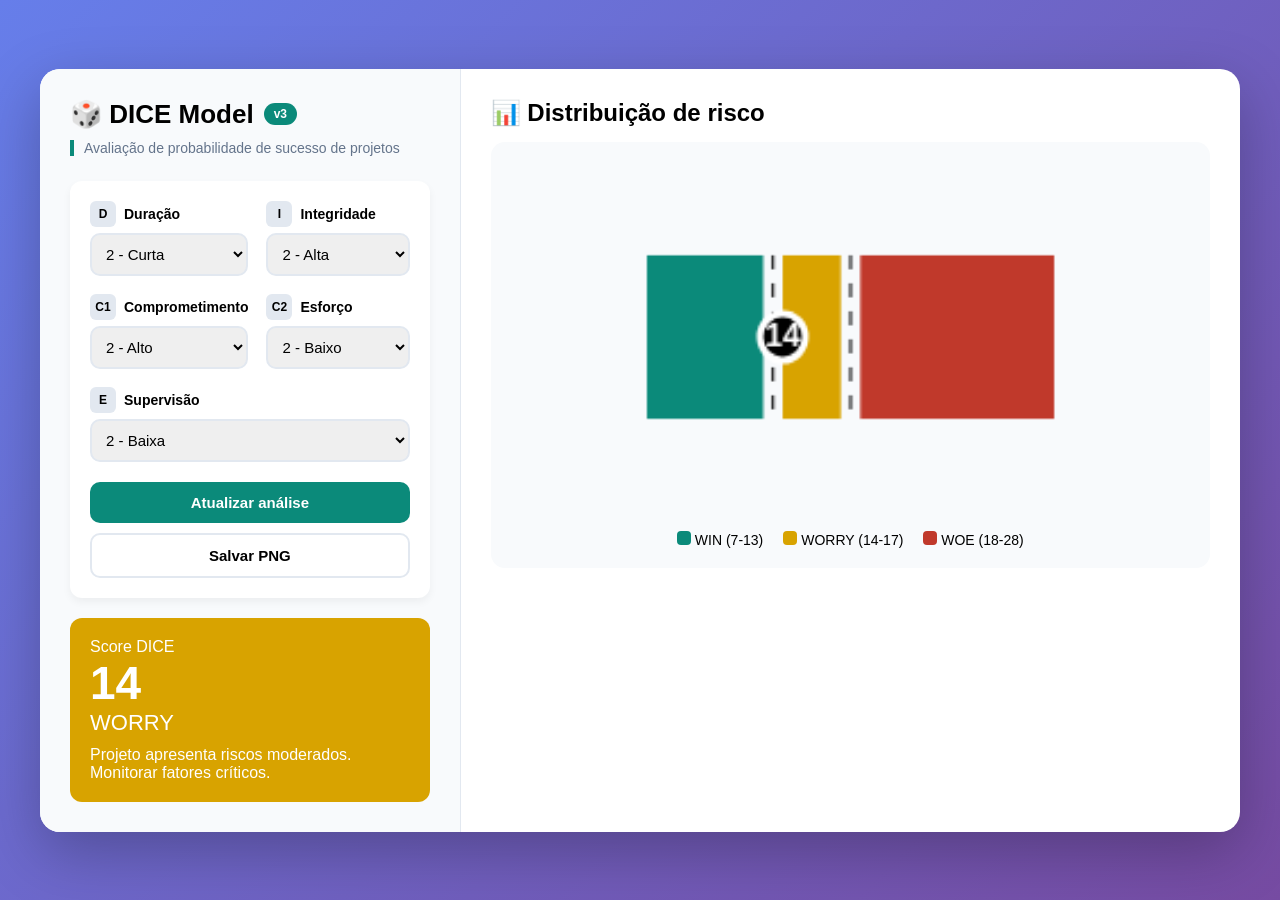
<file: DICCE.html>
<!DOCTYPE html>
<html lang="pt-br">

<head>
<meta charset="UTF-8">
<meta name="viewport" content="width=device-width, initial-scale=1.0">

<title>DICE Model • Analisador de Projetos</title>

<style>

*{
margin:0;
padding:0;
box-sizing:border-box;
font-family:'Segoe UI',sans-serif;
}

body{
background:linear-gradient(135deg,#667eea,#764ba2);
min-height:100vh;
display:flex;
align-items:center;
justify-content:center;
padding:20px;
}

.container{
max-width:1200px;
width:100%;
background:white;
border-radius:20px;
box-shadow:0 20px 60px rgba(0,0,0,0.25);
display:flex;
flex-wrap:wrap;
overflow:hidden;
}

.panel-left{
flex:1;
min-width:320px;
padding:30px;
background:#f8fafc;
border-right:1px solid #e2e8f0;
}

.panel-right{
flex:2;
min-width:500px;
padding:30px;
}

h1{
font-size:26px;
margin-bottom:10px;
display:flex;
align-items:center;
gap:10px;
}

.badge{
background:#0b8a7a;
color:white;
padding:4px 10px;
border-radius:20px;
font-size:12px;
}

.subtitle{
color:#64748b;
font-size:14px;
margin-bottom:25px;
border-left:4px solid #0b8a7a;
padding-left:10px;
}

.input-card{
background:white;
border-radius:12px;
padding:20px;
box-shadow:0 4px 8px rgba(0,0,0,0.05);
}

.input-grid{
display:grid;
grid-template-columns:repeat(2,1fr);
gap:18px;
}

.input-item{
display:flex;
flex-direction:column;
gap:6px;
}

.input-item label{
font-weight:600;
font-size:14px;
display:flex;
align-items:center;
gap:8px;
}

.tag{
background:#e2e8f0;
width:26px;
height:26px;
display:flex;
align-items:center;
justify-content:center;
border-radius:6px;
font-size:12px;
}

select{
padding:10px;
border-radius:10px;
border:2px solid #e2e8f0;
font-size:15px;
}

select:focus{
outline:none;
border-color:#0b8a7a;
}

.btn{
margin-top:20px;
width:100%;
padding:12px;
border:none;
border-radius:10px;
font-size:15px;
font-weight:600;
cursor:pointer;
}

.btn-primary{
background:#0b8a7a;
color:white;
}

.btn-secondary{
background:white;
border:2px solid #e2e8f0;
margin-top:10px;
}

.result-card{
margin-top:20px;
background:#0b8a7a;
color:white;
padding:20px;
border-radius:12px;
}

.result-score{
font-size:46px;
font-weight:700;
}

.result-zone{
font-size:22px;
margin-bottom:10px;
}

.chart-box{
background:#f8fafc;
padding:20px;
border-radius:14px;
}

canvas{
width:100%;
height:350px;
}

.legend{
display:flex;
justify-content:center;
gap:20px;
margin-top:15px;
font-size:14px;
}

.dot{
width:14px;
height:14px;
border-radius:4px;
display:inline-block;
}

.win{background:#0b8a7a}
.worry{background:#d8a300}
.woe{background:#c0392b}

</style>
</head>


<body>

<div class="container">

<div class="panel-left">

<h1>🎲 DICE Model <span class="badge">v3</span></h1>

<div class="subtitle">
Avaliação de probabilidade de sucesso de projetos
</div>


<div class="input-card">

<div class="input-grid">

<div class="input-item">
<label><span class="tag">D</span>Duração</label>
<select id="D">
<option value="1">1 - Muito curta</option>
<option value="2" selected>2 - Curta</option>
<option value="3">3 - Longa</option>
<option value="4">4 - Muito longa</option>
</select>
</div>

<div class="input-item">
<label><span class="tag">I</span>Integridade</label>
<select id="I">
<option value="1">1 - Muito alta</option>
<option value="2" selected>2 - Alta</option>
<option value="3">3 - Baixa</option>
<option value="4">4 - Muito baixa</option>
</select>
</div>

<div class="input-item">
<label><span class="tag">C1</span>Comprometimento</label>
<select id="C1">
<option value="1">1 - Muito alto</option>
<option value="2" selected>2 - Alto</option>
<option value="3">3 - Baixo</option>
<option value="4">4 - Muito baixo</option>
</select>
</div>

<div class="input-item">
<label><span class="tag">C2</span>Esforço</label>
<select id="C2">
<option value="1">1 - Muito baixo</option>
<option value="2" selected>2 - Baixo</option>
<option value="3">3 - Alto</option>
<option value="4">4 - Muito alto</option>
</select>
</div>

<div class="input-item" style="grid-column:span 2">
<label><span class="tag">E</span>Supervisão</label>
<select id="E">
<option value="1">1 - Muito baixa</option>
<option value="2" selected>2 - Baixa</option>
<option value="3">3 - Alta</option>
<option value="4">4 - Muito alta</option>
</select>
</div>

</div>

<button class="btn btn-primary" onclick="atualizar()">Atualizar análise</button>
<button class="btn btn-secondary" onclick="salvar()">Salvar PNG</button>

</div>

<div class="result-card">

<div>Score DICE</div>
<div class="result-score" id="score"></div>
<div class="result-zone" id="zone"></div>
<div id="message"></div>

</div>

</div>


<div class="panel-right">

<h2 style="margin-bottom:15px;">📊 Distribuição de risco</h2>

<div class="chart-box">
<canvas id="grafico"></canvas>

<div class="legend">
<div><span class="dot win"></span> WIN (7-13)</div>
<div><span class="dot worry"></span> WORRY (14-17)</div>
<div><span class="dot woe"></span> WOE (18-28)</div>
</div>

</div>

</div>

</div>



<script>

const canvas = document.getElementById("grafico")
const ctx = canvas.getContext("2d")

function calcular(){

const D=parseInt(document.getElementById("D").value)
const I=parseInt(document.getElementById("I").value)
const C1=parseInt(document.getElementById("C1").value)
const C2=parseInt(document.getElementById("C2").value)
const E=parseInt(document.getElementById("E").value)

return D + (2*I) + (2*C1) + C2 + E

}

function zona(score){

if(score<=13) return "WIN"
if(score<=17) return "WORRY"
return "WOE"

}

function mensagem(z){

if(z==="WIN") return "Alta probabilidade de sucesso do projeto."
if(z==="WORRY") return "Projeto apresenta riscos moderados. Monitorar fatores críticos."
return "Zona crítica. Reavaliar estratégia e governança do projeto."

}

function cor(z){

if(z==="WIN") return "#0b8a7a"
if(z==="WORRY") return "#d8a300"
return "#c0392b"

}

function desenhar(score){

const w=canvas.width
const h=canvas.height

ctx.clearRect(0,0,w,h)

const margem=60
const largura=w-(margem*2)

function pos(valor){

return margem + ((valor-7)/(28-7))*largura

}

ctx.fillStyle="#0b8a7a"
ctx.fillRect(pos(7),40,pos(13)-pos(7),h-80)

ctx.fillStyle="#d8a300"
ctx.fillRect(pos(14),40,pos(17)-pos(14),h-80)

ctx.fillStyle="#c0392b"
ctx.fillRect(pos(18),40,pos(28)-pos(18),h-80)

ctx.strokeStyle="black"
ctx.setLineDash([6,6])

ctx.beginPath()
ctx.moveTo(pos(13.5),40)
ctx.lineTo(pos(13.5),h-40)
ctx.stroke()

ctx.beginPath()
ctx.moveTo(pos(17.5),40)
ctx.lineTo(pos(17.5),h-40)
ctx.stroke()

ctx.setLineDash([])

const x=pos(score)

ctx.beginPath()
ctx.arc(x,h/2,10,0,Math.PI*2)
ctx.fillStyle="black"
ctx.fill()

ctx.strokeStyle="white"
ctx.lineWidth=3
ctx.stroke()

ctx.fillStyle="white"
ctx.font="bold 14px Arial"
ctx.textAlign="center"
ctx.fillText(score,x,(h/2)+4)

}

function atualizar(){

const score=calcular()
const z=zona(score)

document.getElementById("score").textContent=score
document.getElementById("zone").textContent=z
document.getElementById("message").textContent=mensagem(z)

document.querySelector(".result-card").style.background=cor(z)

desenhar(score)

}

function salvar(){

const link=document.createElement("a")
link.download="dice-analise.png"
link.href=canvas.toDataURL()
link.click()

}

document.querySelectorAll("select").forEach(el=>{

el.addEventListener("change",atualizar)

})

window.onload=atualizar

</script>

</body>
</html>
</file>
<file: css/styles.css>
/* ══════════════════════════════════════════════
   DICE Model — css/styles.css
   Wagner Ramos · PMO & BI
   ══════════════════════════════════════════════ */

/* ── Tokens de design ── */
:root {
  --deep:       #0B1E33;
  --deep-soft:  #0F2A40;
  --medium:     #153450;
  --gold:       #C4A35A;
  --gold-lt:    #D8B87A;
  --gold-dim:   rgba(196,163,90,0.12);

  --bright:     #03A63C;
  --lime:       #04D939;
  --warning:    #F2B705;
  --danger:     #F25C5C;

  --ink:        #F0F4FA;
  --muted:      #A0B3CC;

  --border:     rgba(255,255,255,0.06);
  --border-md:  rgba(196,163,90,0.2);
  --surface:    rgba(255,255,255,0.02);

  --radius:     20px;
  --radius-sm:  12px;
  --shadow:     0 20px 40px -12px rgba(0,0,0,0.6);

  --serif:      'Cormorant Garamond', Georgia, serif;
  --sans:       'Inter', system-ui, sans-serif;
  --ease:       cubic-bezier(0.16, 1, 0.3, 1);
}

/* ── Reset ── */
*, *::before, *::after { margin: 0; padding: 0; box-sizing: border-box; }

/* ── Cursor Wagner
   cursor:none vive DENTRO da media query para não afetar
   dispositivos de acessibilidade sem ponteiro fino ── */
.co, .ci, .cdot {
  display: none;
  position: fixed;
  border-radius: 50%;
  pointer-events: none;
  z-index: 9999;
  will-change: transform;
  top: 0; left: 0;
}
@media (pointer: fine) {
  .co, .ci, .cdot { display: block; }
  body { cursor: none; }
}
.co  { width: 44px; height: 44px; border: 1px solid rgba(196,163,90,0.2); transition: width .65s var(--ease), height .65s var(--ease), border-color .5s; }
.ci  { width: 16px; height: 16px; border: 1.5px solid rgba(196,163,90,0.5); transition: width .35s var(--ease), height .35s var(--ease); }
.cdot { width: 3px; height: 3px; background: var(--gold-lt); mix-blend-mode: screen; }
body.ch .co  { width: 56px; height: 56px; border-color: rgba(196,163,90,0.25); }
body.ch .ci  { width: 10px; height: 10px; background: rgba(216,184,122,0.15); border-color: var(--gold-lt); }

/* ── Scrollbar ── */
::-webkit-scrollbar        { width: 2px; }
::-webkit-scrollbar-track  { background: var(--deep); }
::-webkit-scrollbar-thumb  { background: linear-gradient(to bottom, var(--gold-lt), var(--gold)); }

/* ── Body e fundo ── */
body {
  font-family: var(--sans);
  background: var(--deep);
  min-height: 100vh;
  color: var(--ink);
  line-height: 1.5;
  position: relative;
}
body::before {
  content: '';
  position: fixed;
  inset: 0;
  background:
    radial-gradient(ellipse 70% 55% at 90% 5%,  rgba(21,52,80,0.85)  0%, transparent 60%),
    radial-gradient(ellipse 50% 40% at 10% 90%,  rgba(196,163,90,0.05) 0%, transparent 65%),
    radial-gradient(ellipse 70% 70% at 50% 100%, rgba(11,30,51,0.8)   0%, transparent 70%),
    linear-gradient(135deg, #0B1E33 0%, #0F2A40 50%, #0B1E33 100%);
  pointer-events: none;
  z-index: -1;
}

/* ── Tooltips ── */
.opt-btn { position: relative; }
.tip {
  display: none;
  position: absolute;
  bottom: calc(100% + 8px);
  left: 50%;
  transform: translateX(-50%);
  background: rgba(11,30,51,0.97);
  border: 1px solid rgba(196,163,90,0.3);
  color: var(--ink);
  font-size: 11px;
  line-height: 1.5;
  padding: 8px 12px;
  border-radius: 10px;
  white-space: normal;
  text-align: left;
  z-index: 200;
  pointer-events: none;
  width: 220px;
  box-shadow: 0 8px 24px rgba(0,0,0,0.5);
}
.tip::after {
  content: '';
  position: absolute;
  top: 100%;
  left: 50%;
  transform: translateX(-50%);
  border: 5px solid transparent;
  border-top-color: rgba(196,163,90,0.3);
}
/* Visível via hover E via foco de teclado */
.opt-btn:hover .tip,
.opt-btn:focus-within .tip { display: block; }

/* ── Inputs do projeto ── */
.project-name-row    { margin-bottom: 20px; padding-bottom: 16px; border-bottom: 1px solid var(--border); }
.project-name-label  { font-size: 11px; font-weight: 600; text-transform: uppercase; letter-spacing: 1px; color: var(--muted); margin-bottom: 8px; display: block; }
.project-name-input  { width: 100%; background: rgba(255,255,255,0.03); border: 1px solid var(--border); border-radius: 10px; padding: 10px 14px; color: var(--ink); font-family: var(--sans); font-size: 14px; outline: none; transition: border-color .2s; }
.project-name-input:focus               { border-color: rgba(196,163,90,0.4); }
.project-name-input::placeholder        { color: var(--muted); opacity: .6; }

/* ── Justificativas ── */
.factor-justification          { margin-top: 6px; display: none; }
.factor-justification.visible  { display: block; }
.factor-just-input {
  width: 100%; background: rgba(255,255,255,0.02); border: 1px solid var(--border);
  border-radius: 8px; padding: 8px 12px; color: var(--muted); font-family: var(--sans);
  font-size: 12px; line-height: 1.5; resize: none; height: 52px;
  outline: none; transition: border-color .2s, color .2s;
}
.factor-just-input:focus           { border-color: rgba(196,163,90,0.3); color: var(--ink); }
.factor-just-input::placeholder    { color: var(--muted); opacity: .5; font-style: italic; }

/* ── Barra de breakdown ── */
.bd-bar-wrap { margin-top: 4px; height: 3px; background: var(--border); border-radius: 2px; overflow: hidden; }
.bd-bar-fill { height: 100%; border-radius: 2px; background: linear-gradient(90deg, var(--gold), var(--gold-lt)); transition: width .4s var(--ease); }

/* ── Header ── */
.header {
  background: rgba(11,30,51,0.75);
  backdrop-filter: blur(12px);
  border-bottom: 1px solid var(--border);
  padding: 0 40px;
  height: 70px;
  display: flex;
  align-items: center;
  justify-content: space-between;
  position: sticky;
  top: 0;
  z-index: 100;
}
.header-brand           { display: flex; align-items: center; gap: 12px; }
.header-logo            { width: 42px; height: 42px; border-radius: 10px; display: flex; align-items: center; justify-content: center; background: rgba(196,163,90,0.1); border: 1px solid rgba(196,163,90,0.35); flex-shrink: 0; overflow: hidden; }
.header-logo img        { width: 100%; height: 100%; object-fit: contain; }
.header-logo-fallback   { font-family: var(--serif); font-size: 17px; font-weight: 600; color: var(--gold); letter-spacing: .04em; }
.header-title           { font-family: var(--serif); font-size: 20px; font-weight: 600; color: var(--gold-lt); letter-spacing: .04em; }
.header-sub             { font-size: 10px; color: #62748C; font-weight: 400; display: block; text-transform: uppercase; letter-spacing: .1em; }
.header-nav             { display: flex; gap: 4px; background: rgba(255,255,255,0.02); border: 1px solid var(--border); border-radius: 40px; padding: 4px; }
.tab-btn                { padding: 8px 20px; border-radius: 40px; border: none; background: transparent; font-family: var(--sans); font-size: 14px; font-weight: 600; color: var(--muted); cursor: pointer; transition: all .2s; }
.tab-btn:hover          { color: var(--ink); background: rgba(255,255,255,0.03); }
.tab-btn.active         { background: linear-gradient(135deg, var(--gold), var(--gold-lt)); color: #0B1E33; box-shadow: 0 4px 16px rgba(196,163,90,0.25); }

/* ── Layout principal ── */
.app  { max-width: 1320px; margin: 0 auto; padding: 32px 24px 60px; position: relative; z-index: 1; }
.view         { display: none; }
.view.active  { display: block; }
.analyzer-grid { display: grid; grid-template-columns: 360px 1fr; gap: 24px; align-items: start; }

/* ── Cards ── */
.card        { background: rgba(11,30,51,0.6); backdrop-filter: blur(12px); border: 1px solid var(--border); border-radius: var(--radius); box-shadow: var(--shadow); overflow: visible; transition: all .2s; }
.card:hover  { border-color: rgba(196,163,90,0.2); box-shadow: 0 20px 40px -8px rgba(196,163,90,0.2); }
.card-header { padding: 24px 24px 0; }
.card-title  { font-size: 11px; font-weight: 700; text-transform: uppercase; letter-spacing: 1.2px; color: var(--gold); margin-bottom: 4px; }
.card-heading { font-size: 22px; font-weight: 700; color: var(--ink); letter-spacing: -.3px; }
.card-body   { padding: 24px; overflow: visible; }

/* ── Fatores ── */
.factor-list    { display: flex; flex-direction: column; gap: 16px; overflow: visible; }
.factor-row     { display: flex; flex-direction: column; gap: 6px; }
.factor-label   { display: flex; align-items: center; gap: 8px; font-size: 13px; font-weight: 600; color: var(--ink); }
.factor-tag     { display: inline-flex; align-items: center; justify-content: center; width: 32px; height: 24px; background: rgba(196,163,90,0.1); border: 1px solid rgba(196,163,90,0.3); color: var(--gold); border-radius: 8px; font-family: var(--serif); font-size: 12px; font-weight: 700; }
.factor-desc    { font-size: 11px; color: var(--muted); font-weight: 400; margin-left: auto; }
.factor-options { display: grid; grid-template-columns: repeat(4,1fr); gap: 6px; overflow: visible; }

/* Botões de opção */
.opt-btn          { border: 1px solid var(--border); background: rgba(255,255,255,0.02); border-radius: 12px; padding: 8px 4px; cursor: pointer; transition: all .2s; text-align: center; }
.opt-btn .opt-num { display: block; font-size: 16px; font-weight: 700; color: var(--ink); font-family: var(--serif); }
.opt-btn .opt-label { display: block; font-size: 10px; color: var(--muted); font-weight: 500; margin-top: 2px; }
.opt-btn:hover    { border-color: rgba(196,163,90,0.3); background: rgba(196,163,90,0.05); }

.opt-btn[data-val="1"].selected { background: linear-gradient(135deg, #027333, #03A63C); border-color: #03A63C; }
.opt-btn[data-val="2"].selected { background: linear-gradient(135deg, #0A5C3A, #0F8050); border-color: #0F8050; }
.opt-btn[data-val="3"].selected { background: linear-gradient(135deg, #D97B29, #F2B705); border-color: #F2B705; }
.opt-btn[data-val="4"].selected { background: linear-gradient(135deg, #D94A4A, #F25C5C); border-color: #F25C5C; }
.opt-btn.selected .opt-num,
.opt-btn.selected .opt-label { color: white; }

/* ── Bloco de resultado ── */
.result-block        { border-radius: var(--radius); padding: 24px; margin-top: 20px; transition: all .3s; border: 1px solid transparent; position: relative; overflow: hidden; }
.result-block::before { content: ''; position: absolute; top: -50px; right: -50px; width: 150px; height: 150px; border-radius: 50%; opacity: .15; background: currentColor; filter: blur(30px); }
.result-block.win    { background: rgba(3,166,60,0.1); border-color: #03A63C; color: var(--bright); }
.result-block.worry  { background: rgba(242,183,5,0.1); border-color: var(--warning); color: var(--warning); }
.result-block.woe    { background: rgba(242,92,92,0.1); border-color: var(--danger); color: var(--danger); }
.result-label        { font-size: 11px; font-weight: 700; text-transform: uppercase; letter-spacing: 1.2px; margin-bottom: 8px; opacity: .8; }
.result-score        { font-size: 64px; font-weight: 800; line-height: 1; letter-spacing: -3px; }
.result-zone-pill    { display: inline-flex; align-items: center; gap: 6px; padding: 6px 16px; border-radius: 40px; font-size: 13px; font-weight: 700; background: rgba(0,0,0,0.3); backdrop-filter: blur(8px); border: 1px solid currentColor; }
.result-msg          { font-size: 13px; color: var(--ink); line-height: 1.6; opacity: .9; margin-top: 12px; }
.formula-row         { display: flex; gap: 6px; flex-wrap: wrap; align-items: center; margin-top: 16px; padding-top: 16px; border-top: 1px dashed; border-color: currentColor; opacity: .5; }
.formula-chip        { background: rgba(0,0,0,0.3); border-radius: 6px; padding: 4px 10px; font-family: var(--serif); font-size: 11px; font-weight: 500; color: var(--ink); }

/* ── Botões de ação ── */
.action-row  { display: flex; gap: 10px; margin-top: 20px; }
.btn-main    { flex: 1; padding: 12px; background: linear-gradient(135deg, var(--gold), var(--gold-lt)); border: none; color: #0B1E33; border-radius: 12px; font-family: var(--sans); font-size: 14px; font-weight: 700; cursor: pointer; transition: all .2s; display: flex; align-items: center; justify-content: center; gap: 8px; }
.btn-main:hover      { transform: translateY(-2px); box-shadow: 0 8px 20px rgba(196,163,90,0.3); }
.btn-main.btn-report { background: linear-gradient(135deg, #9A7B3E, var(--gold)); }
.btn-ghost   { padding: 12px 20px; background: rgba(255,255,255,0.02); border: 1px solid var(--border); color: var(--muted); border-radius: 12px; font-family: var(--sans); font-size: 14px; font-weight: 600; cursor: pointer; transition: all .2s; }
.btn-ghost:hover     { border-color: #03A63C; color: var(--lime); background: rgba(196,163,90,0.05); }

/* ── Área do gráfico ── */
.chart-panel      { display: flex; flex-direction: column; gap: 20px; }
.chart-card       { padding: 24px; }
.chart-toggle-row { display: flex; align-items: center; margin-bottom: 16px; }
.toggle-label     { font-size: 12px; color: var(--muted); font-weight: 500; margin-right: 10px; }

.toggle-switch              { position: relative; width: 44px; height: 24px; cursor: pointer; flex-shrink: 0; }
.toggle-switch input        { opacity: 0; width: 0; height: 0; }
.toggle-track               { position: absolute; inset: 0; background: rgba(255,255,255,0.1); border: 1px solid var(--border); border-radius: 40px; transition: all .2s; }
.toggle-track::after        { content: ''; position: absolute; left: 3px; top: 2px; width: 18px; height: 18px; background: var(--muted); border-radius: 50%; transition: all .2s; }
.toggle-switch input:checked + .toggle-track { background: linear-gradient(135deg, var(--gold), var(--gold-lt)); border-color: transparent; }
.toggle-switch input:checked + .toggle-track::after { left: 21px; background: white; box-shadow: 0 0 10px white; }

canvas#diceChart  { width: 100%; aspect-ratio: 900 / 380; border-radius: 12px; background: rgba(11,30,51,0.3); display: block; }

/* ── Breakdown ── */
.breakdown-grid   { display: grid; grid-template-columns: repeat(5,1fr); gap: 12px; margin-top: 8px; }
.breakdown-item   { background: rgba(255,255,255,0.02); border-radius: 12px; padding: 14px 8px; text-align: center; border: 1px solid var(--border); transition: all .2s; }
.breakdown-item:hover { border-color: #03A63C; transform: scale(1.02); }
.bd-key   { font-family: var(--serif); font-size: 11px; font-weight: 600; color: var(--gold); text-transform: uppercase; letter-spacing: .5px; }
.bd-val   { font-size: 30px; font-weight: 800; color: var(--ink); line-height: 1.1; margin: 6px 0 4px; letter-spacing: -1px; }
.bd-label { font-size: 10px; color: var(--muted); }

/* ── Modal ── */
.modal-overlay         { position: fixed; inset: 0; z-index: 500; background: rgba(11,30,51,0.9); backdrop-filter: blur(12px); display: none; align-items: center; justify-content: center; padding: 24px; }
.modal-overlay.open    { display: flex; }
.modal                 { background: rgba(255,255,255,0.02); backdrop-filter: blur(16px) saturate(180%); border: 1px solid rgba(255,255,255,0.1); border-radius: 32px; width: 100%; max-width: 840px; max-height: 88vh; overflow-y: auto; box-shadow: 0 30px 60px rgba(0,0,0,0.6), 0 0 0 1px rgba(196,163,90,0.2) inset; position: relative; }
.modal-header          { padding: 28px 32px 20px; border-bottom: 1px solid rgba(255,255,255,0.08); display: flex; align-items: center; justify-content: space-between; position: relative; }
.modal-header::before  { content: ''; position: absolute; top: 0; left: 32px; right: 32px; height: 3px; background: linear-gradient(90deg, transparent, var(--gold), var(--gold-lt), transparent); }
.modal-header-left     { display: flex; align-items: center; gap: 16px; }
.modal-university-crest { width: 48px; height: 48px; border-radius: 50%; background: linear-gradient(135deg, var(--gold), var(--gold-lt)); display: flex; align-items: center; justify-content: center; font-family: var(--serif); font-weight: 700; font-size: 16px; color: var(--deep); border: 2px solid rgba(255,255,255,0.3); box-shadow: 0 0 30px rgba(196,163,90,0.5); }
.modal-university-name { font-size: 14px; font-weight: 500; color: var(--muted); letter-spacing: 1px; text-transform: uppercase; }
.modal-school-name     { font-size: 16px; font-weight: 700; background: linear-gradient(135deg, #fff, var(--lime)); -webkit-background-clip: text; background-clip: text; -webkit-text-fill-color: transparent; color: transparent; }
.modal-close           { background: rgba(255,255,255,0.03); border: 1px solid rgba(255,255,255,0.1); color: var(--muted); width: 40px; height: 40px; border-radius: 40px; cursor: pointer; font-size: 22px; display: flex; align-items: center; justify-content: center; transition: all .2s; }
.modal-close:hover     { border-color: #03A63C; color: var(--lime); transform: rotate(90deg); background: rgba(196,163,90,0.1); }
.modal-body            { padding: 32px; }

/* ── Academic paper (dentro do modal) ── */
.academic-paper       { background: rgba(255,255,255,0.01); border-radius: 24px; padding: 28px; border: 1px solid rgba(255,255,255,0.05); box-shadow: 0 10px 30px -15px rgba(0,0,0,0.5); }
.paper-header         { display: flex; justify-content: space-between; align-items: center; margin-bottom: 24px; padding-bottom: 16px; border-bottom: 1px dashed rgba(255,255,255,0.1); }
.paper-reference      { display: flex; gap: 12px; align-items: center; }
.paper-reference-badge { background: rgba(196,163,90,0.1); border: 1px solid rgba(196,163,90,0.3); border-radius: 40px; padding: 6px 14px; font-size: 12px; font-weight: 600; color: var(--lime); font-family: var(--serif); }
.paper-date           { color: var(--muted); font-size: 13px; }
.paper-doi            { color: var(--muted); font-size: 12px; font-family: var(--serif); background: rgba(255,255,255,0.02); padding: 4px 10px; border-radius: 20px; }

.metrics-grid         { display: grid; grid-template-columns: repeat(3,1fr); gap: 20px; margin-bottom: 28px; }
.metric-card          { background: rgba(255,255,255,0.02); border: 1px solid rgba(255,255,255,0.05); border-radius: 20px; padding: 20px; position: relative; overflow: hidden; transition: all .2s; }
.metric-card::before  { content: ''; position: absolute; top: 0; left: 0; right: 0; height: 2px; background: linear-gradient(90deg, transparent, var(--gold), transparent); }
.metric-card:hover    { border-color: rgba(196,163,90,0.3); transform: translateY(-2px); }
.metric-label         { font-size: 11px; font-weight: 600; text-transform: uppercase; letter-spacing: 1px; color: var(--muted); margin-bottom: 12px; }
.metric-value         { font-size: 32px; font-weight: 800; color: #fff; line-height: 1; margin-bottom: 4px; font-family: var(--serif); }
.metric-sub           { font-size: 12px; color: var(--muted); }
.metric-badge         { position: absolute; top: 16px; right: 16px; width: 8px; height: 8px; border-radius: 50%; background: var(--lime); box-shadow: 0 0 20px var(--lime); }

.academic-result-banner           { border-radius: 20px; padding: 24px; margin-bottom: 28px; position: relative; overflow: hidden; border-left: 4px solid; }
.academic-result-banner.win       { background: linear-gradient(135deg, rgba(3,166,60,0.12), rgba(3,166,60,0.04)); border-left-color: var(--bright); }
.academic-result-banner.worry     { background: linear-gradient(135deg, rgba(242,183,5,0.15), rgba(217,123,41,0.05)); border-left-color: var(--warning); }
.academic-result-banner.woe       { background: linear-gradient(135deg, rgba(242,92,92,0.15), rgba(217,74,74,0.05)); border-left-color: var(--danger); }
.banner-header                    { display: flex; align-items: center; gap: 16px; margin-bottom: 12px; }
.banner-icon                      { width: 40px; height: 40px; border-radius: 40px; display: flex; align-items: center; justify-content: center; background: rgba(255,255,255,0.05); border: 1px solid rgba(255,255,255,0.1); font-size: 20px; }
.banner-title                     { font-size: 20px; font-weight: 700; color: #fff; }
.banner-subtitle                  { font-size: 14px; color: var(--muted); line-height: 1.6; }
.banner-stats                     { display: flex; gap: 24px; margin-top: 16px; }
.banner-stat                      { display: flex; flex-direction: column; }
.banner-stat-label                { font-size: 11px; color: var(--muted); text-transform: uppercase; letter-spacing: .5px; }
.banner-stat-value                { font-size: 18px; font-weight: 700; color: #fff; }

.academic-section-header { display: flex; align-items: center; gap: 12px; margin-bottom: 20px; }
.section-number          { width: 32px; height: 32px; border-radius: 32px; background: rgba(196,163,90,0.1); border: 1px solid rgba(196,163,90,0.3); display: flex; align-items: center; justify-content: center; font-family: var(--serif); font-weight: 700; color: var(--gold); }
.section-title           { font-size: 16px; font-weight: 600; text-transform: uppercase; letter-spacing: 1.5px; color: var(--muted); }
.section-title-accent    { height: 2px; flex: 1; background: linear-gradient(90deg, var(--gold), transparent); }

.factors-academic-grid        { display: grid; grid-template-columns: repeat(2,1fr); gap: 16px; margin-bottom: 28px; }
.factor-academic-card         { background: rgba(255,255,255,0.01); border: 1px solid rgba(255,255,255,0.05); border-radius: 16px; padding: 18px; transition: all .2s; }
.factor-academic-card:hover   { border-color: rgba(196,163,90,0.3); background: rgba(196,163,90,0.02); }
.factor-academic-header       { display: flex; align-items: center; gap: 10px; margin-bottom: 12px; }
.factor-academic-tag          { width: 36px; height: 28px; background: rgba(196,163,90,0.1); border: 1px solid rgba(196,163,90,0.3); border-radius: 8px; display: flex; align-items: center; justify-content: center; font-family: var(--serif); font-weight: 700; color: var(--lime); }
.factor-academic-name         { font-weight: 600; color: #fff; }
.factor-academic-score        { margin-left: auto; font-family: var(--serif); font-weight: 700; color: var(--lime); background: rgba(196,163,90,0.1); padding: 2px 8px; border-radius: 20px; font-size: 12px; }
.factor-academic-value        { font-size: 13px; color: var(--muted); margin-bottom: 6px; }
.factor-academic-comment      { font-size: 12px; color: var(--muted); line-height: 1.5; padding-top: 8px; border-top: 1px dashed rgba(255,255,255,0.05); }

.formula-academic-box         { background: rgba(196,163,90,0.03); border: 1px solid rgba(196,163,90,0.15); border-radius: 20px; padding: 20px; margin: 28px 0; position: relative; }
.formula-academic-box::before { content: ''; position: absolute; top: -1px; left: 20px; right: 20px; height: 1px; background: linear-gradient(90deg, transparent, var(--gold), transparent); }
.formula-academic-box::after  { content: ''; position: absolute; bottom: -1px; left: 20px; right: 20px; height: 1px; background: linear-gradient(90deg, transparent, var(--gold), transparent); }
.formula-academic-title       { font-size: 12px; text-transform: uppercase; letter-spacing: 1px; color: var(--muted); margin-bottom: 12px; }
.formula-academic-expression  { font-family: var(--serif); font-size: 18px; font-weight: 500; color: #fff; text-align: center; word-break: break-word; }
.formula-academic-expression strong { color: var(--lime); font-weight: 700; }
.formula-academic-citation    { font-size: 11px; color: var(--muted); text-align: center; margin-top: 12px; font-style: italic; }

.recommendations-academic { display: flex; flex-direction: column; gap: 12px; margin-top: 16px; }
.rec-academic-item        { display: flex; gap: 16px; background: rgba(255,255,255,0.01); border: 1px solid rgba(255,255,255,0.03); border-radius: 16px; padding: 16px 20px; transition: all .2s; }
.rec-academic-item:hover  { border-color: rgba(196,163,90,0.2); background: rgba(196,163,90,0.02); }
.rec-academic-icon        { width: 36px; height: 36px; border-radius: 36px; background: rgba(196,163,90,0.1); border: 1px solid rgba(196,163,90,0.3); display: flex; align-items: center; justify-content: center; font-size: 18px; flex-shrink: 0; }
.rec-academic-content     { flex: 1; }
.rec-academic-title       { font-weight: 600; color: #fff; margin-bottom: 4px; font-size: 15px; }
.rec-academic-text        { font-size: 13px; color: var(--muted); line-height: 1.5; }

.modal-actions-academic { display: flex; gap: 12px; margin-top: 28px; padding-top: 20px; border-top: 1px solid rgba(255,255,255,0.05); }
.btn-academic-primary   { flex: 1; padding: 14px; background: linear-gradient(135deg, var(--gold), var(--gold-lt)); border: none; color: var(--deep); border-radius: 40px; font-family: var(--sans); font-size: 15px; font-weight: 700; cursor: pointer; transition: all .2s; display: flex; align-items: center; justify-content: center; gap: 8px; }
.btn-academic-primary:hover   { transform: translateY(-2px); box-shadow: 0 10px 30px rgba(196,163,90,0.4); }
.btn-academic-secondary { padding: 14px 28px; background: rgba(255,255,255,0.02); border: 1px solid rgba(255,255,255,0.1); color: var(--muted); border-radius: 40px; font-family: var(--sans); font-size: 15px; font-weight: 600; cursor: pointer; transition: all .2s; }
.btn-academic-secondary:hover { border-color: #03A63C; color: var(--lime); background: rgba(196,163,90,0.05); }

.citation-footer  { margin-top: 24px; padding: 16px 20px; background: rgba(255,255,255,0.01); border-radius: 16px; border-left: 3px solid var(--lime); }
.citation-text    { font-size: 12px; color: var(--muted); line-height: 1.6; font-style: italic; }
.citation-text strong { color: #fff; font-style: normal; }
.citation-source  { display: flex; align-items: center; gap: 12px; margin-top: 8px; font-size: 11px; color: var(--muted); }
.citation-source span { background: rgba(196,163,90,0.1); padding: 2px 8px; border-radius: 20px; color: var(--lime); }

/* ── Toast ── */
.toast       { position: fixed; bottom: 28px; right: 28px; background: rgba(11,30,51,0.95); border: 1px solid var(--lime); color: var(--lime); padding: 14px 24px; border-radius: 40px; font-size: 14px; font-weight: 600; box-shadow: 0 10px 40px rgba(196,163,90,0.3); transform: translateY(80px); opacity: 0; transition: all .3s; z-index: 999; backdrop-filter: blur(12px); }
.toast.show  { transform: translateY(0); opacity: 1; }

/* ── Banner de popup bloqueado ── */
.popup-banner         { position: fixed; bottom: 28px; left: 50%; transform: translateX(-50%); background: rgba(11,30,51,0.97); border: 1px solid rgba(242,92,92,0.5); color: var(--ink); padding: 14px 20px; border-radius: 16px; font-size: 13px; z-index: 1000; backdrop-filter: blur(12px); display: flex; align-items: center; gap: 12px; box-shadow: 0 10px 40px rgba(0,0,0,0.5); min-width: 320px; max-width: 90vw; opacity: 0; pointer-events: none; visibility: hidden; transition: opacity .3s, visibility .3s; }
.popup-banner.show    { opacity: 1; pointer-events: auto; visibility: visible; }
.popup-banner-close   { background: none; border: none; color: var(--muted); cursor: pointer; font-size: 18px; padding: 0 4px; flex-shrink: 0; }
.popup-banner-retry   { background: rgba(196,163,90,0.15); border: 1px solid rgba(196,163,90,0.4); color: var(--gold); padding: 6px 14px; border-radius: 8px; font-size: 12px; font-weight: 600; cursor: pointer; white-space: nowrap; flex-shrink: 0; }

/* ── Guia de uso ── */
.guide-hero           { background: rgba(11,30,51,0.6); backdrop-filter: blur(12px); border: 1px solid var(--border); border-radius: 24px; padding: 32px 36px; margin-bottom: 24px; }
.guide-hero-tag       { font-size: 11px; font-weight: 700; text-transform: uppercase; letter-spacing: 1.4px; color: var(--lime); margin-bottom: 10px; }
.guide-hero-title     { font-size: 28px; font-weight: 700; color: var(--ink); margin-bottom: 16px; }
.guide-hero-text      { font-size: 14px; color: var(--muted); line-height: 1.8; }
.guide-zones-grid     { display: grid; grid-template-columns: repeat(3,1fr); gap: 20px; margin: 24px 0; }
.guide-zone-card      { background: rgba(11,30,51,0.6); backdrop-filter: blur(12px); border: 1px solid var(--border); border-radius: 20px; padding: 24px; }
.guide-zone-card.win  { border-color: #03A63C; }
.guide-zone-card.worry { border-color: var(--warning); }
.guide-zone-card.woe  { border-color: var(--danger); }
.guide-zone-label     { font-size: 12px; font-weight: 700; text-transform: uppercase; letter-spacing: 1px; margin-bottom: 8px; }
.win  .guide-zone-label { color: var(--bright); }
.worry .guide-zone-label { color: var(--warning); }
.woe  .guide-zone-label { color: var(--danger); }
.zone-range           { font-size: 40px; font-weight: 800; letter-spacing: -2px; display: block; margin-bottom: 8px; }


/* ══════════════════════════════════════════
   GUIA DE USO — sistema completo
   ══════════════════════════════════════════ */

.guide-factors-grid { display: grid; grid-template-columns: 1fr 1fr; gap: 16px; margin-bottom: 24px; }
.guide-factor-card  { background: rgba(11,30,51,0.6); backdrop-filter: blur(12px); border: 1px solid var(--border); border-radius: 20px; padding: 24px; transition: border-color .2s; }
.guide-factor-card:hover { border-color: rgba(196,163,90,0.25); }
.guide-factor-card.full  { grid-column: 1 / -1; }
.guide-factor-header { display: flex; align-items: center; gap: 12px; margin-bottom: 14px; }
.guide-factor-badge  { display: inline-flex; align-items: center; justify-content: center; width: 36px; height: 36px; background: rgba(196,163,90,0.12); border: 1px solid rgba(196,163,90,0.35); border-radius: 10px; font-family: var(--serif); font-size: 16px; font-weight: 700; color: var(--gold); flex-shrink: 0; }
.guide-factor-title    { font-size: 15px; font-weight: 700; color: var(--ink); line-height: 1.3; }
.guide-factor-subtitle { font-size: 11px; color: var(--muted); font-weight: 400; margin-top: 2px; }
.guide-factor-body     { font-size: 13px; color: var(--muted); line-height: 1.8; }
.guide-factor-body strong { color: var(--ink); }
.guide-factor-body em    { color: var(--gold-lt); font-style: normal; font-weight: 600; }
.guide-lever      { display: flex; align-items: flex-start; gap: 10px; margin-top: 14px; padding: 10px 14px; background: rgba(196,163,90,0.06); border-left: 2px solid rgba(196,163,90,0.4); border-radius: 0 8px 8px 0; }
.guide-lever-icon { font-size: 14px; flex-shrink: 0; margin-top: 1px; }
.guide-lever-text { font-size: 12px; color: var(--muted); line-height: 1.6; }
.guide-lever-text strong { color: var(--gold-lt); }

.guide-score-table           { width: 100%; border-collapse: collapse; margin-top: 16px; font-size: 12px; }
.guide-score-table th        { text-align: left; font-size: 10px; font-weight: 700; text-transform: uppercase; letter-spacing: .08em; color: var(--gold); padding: 8px 12px; border-bottom: 1px solid rgba(196,163,90,0.2); }
.guide-score-table td        { padding: 10px 12px; border-bottom: 1px solid var(--border); color: var(--muted); vertical-align: top; line-height: 1.6; }
.guide-score-table tr:last-child td { border-bottom: none; }
.guide-score-table td:first-child   { font-family: var(--serif); font-size: 18px; font-weight: 700; color: var(--ink); width: 40px; text-align: center; }
.guide-score-table td.score-good    { color: var(--bright); }
.guide-score-table td.score-warn    { color: var(--warning); }
.guide-score-table td.score-bad     { color: var(--danger); }
.guide-score-table tr:hover td      { background: rgba(255,255,255,0.02); }

.guide-formula-box  { background: rgba(196,163,90,0.05); border: 1px solid rgba(196,163,90,0.2); border-radius: 16px; padding: 24px 32px; text-align: center; margin: 8px 0 24px; }
.guide-formula-expr { font-family: var(--serif); font-size: 24px; font-weight: 600; color: var(--gold-lt); letter-spacing: .03em; line-height: 1.4; }
.guide-formula-note { font-size: 12px; color: var(--muted); margin-top: 10px; line-height: 1.6; }

.guide-uses-grid  { display: grid; grid-template-columns: repeat(3,1fr); gap: 16px; margin-bottom: 24px; }
.guide-use-card   { background: rgba(11,30,51,0.6); backdrop-filter: blur(12px); border: 1px solid var(--border); border-radius: 16px; padding: 20px; transition: border-color .2s; }
.guide-use-card:hover { border-color: rgba(196,163,90,0.25); }
.guide-use-num    { font-family: var(--serif); font-size: 36px; font-weight: 700; color: rgba(196,163,90,0.2); line-height: 1; margin-bottom: 10px; }
.guide-use-title  { font-size: 14px; font-weight: 700; color: var(--ink); margin-bottom: 8px; }
.guide-use-body   { font-size: 12px; color: var(--muted); line-height: 1.7; }

.guide-pitfall-list  { display: flex; flex-direction: column; gap: 12px; margin-top: 4px; }
.guide-pitfall       { display: flex; gap: 14px; align-items: flex-start; background: rgba(242,92,92,0.04); border: 1px solid rgba(242,92,92,0.12); border-radius: 12px; padding: 14px 18px; }
.guide-pitfall-icon  { font-size: 16px; flex-shrink: 0; margin-top: 1px; }
.guide-pitfall-title { font-size: 13px; font-weight: 700; color: var(--ink); margin-bottom: 4px; }
.guide-pitfall-text  { font-size: 12px; color: var(--muted); line-height: 1.65; }

.guide-ref-box  { background: rgba(11,30,51,0.6); backdrop-filter: blur(12px); border: 1px solid rgba(196,163,90,0.2); border-radius: 20px; padding: 28px 32px; }
.guide-ref-cite { font-family: var(--serif); font-size: 16px; color: var(--ink); line-height: 1.7; margin-bottom: 16px; }
.guide-ref-meta { display: flex; gap: 24px; flex-wrap: wrap; padding-top: 16px; border-top: 1px solid var(--border); }
.guide-ref-item  { display: flex; flex-direction: column; gap: 3px; }
.guide-ref-label { font-size: 10px; font-weight: 700; text-transform: uppercase; letter-spacing: .1em; color: var(--gold); }
.guide-ref-value { font-size: 13px; color: var(--muted); }
.guide-ref-links { display: flex; gap: 20px; margin-top: 18px; flex-wrap: wrap; }
.guide-ref-link  { font-size: 13px; color: var(--gold); text-decoration: none; border-bottom: 1px solid rgba(196,163,90,0.35); padding-bottom: 1px; transition: border-color .2s, color .2s; }
.guide-ref-link:hover { color: var(--gold-lt); border-color: var(--gold-lt); }

/* ── Responsive ── */
@media (max-width: 900px) {
  /* Layout principal */
  .analyzer-grid,
  .guide-zones-grid       { grid-template-columns: 1fr; }
  .header                 { padding: 0 16px; }
  .app                    { padding: 16px; }

  /* Breakdown: 3 colunas no mobile para caber os 5 itens sem órfão */
  .breakdown-grid         { grid-template-columns: repeat(3, 1fr); gap: 8px; }
  /* O 5º item (E) expande para preencher a última linha */
  .breakdown-item:last-child { grid-column: 2 / 3; }

  /* Modal */
  .metrics-grid,
  .factors-academic-grid  { grid-template-columns: 1fr; }

  /* Guia: colapsa todas as grids multi-coluna */
  .guide-factors-grid     { grid-template-columns: 1fr; }
  .guide-uses-grid        { grid-template-columns: 1fr; }

  /* Tabela de score: esconde coluna de interpretação no mobile */
  .guide-score-table th:last-child,
  .guide-score-table td:last-child { display: none; }

  /* Referência: meta em coluna */
  .guide-ref-meta         { flex-direction: column; gap: 12px; }

  /* Chart toggle: empilha em mobile muito estreito */
  .chart-toggle-row       { flex-wrap: wrap; gap: 8px; }
}

@media (max-width: 480px) {
  /* Mobile pequeno: breakdown em 2 colunas + 5º item centralizado */
  .breakdown-grid         { grid-template-columns: repeat(2, 1fr); }
  .breakdown-item:last-child { grid-column: 1 / -1; }

  /* Card do fator E (full) */
  .guide-factor-card.full > div[style] { grid-template-columns: repeat(2, 1fr) !important; }

  /* Referência: links em coluna */
  .guide-ref-links        { flex-direction: column; gap: 10px; }
}

/* ── Acessibilidade: respeita prefers-reduced-motion ── */
@media (prefers-reduced-motion: reduce) {
  *, *::before, *::after { transition: none !important; animation: none !important; }
}
</file>
